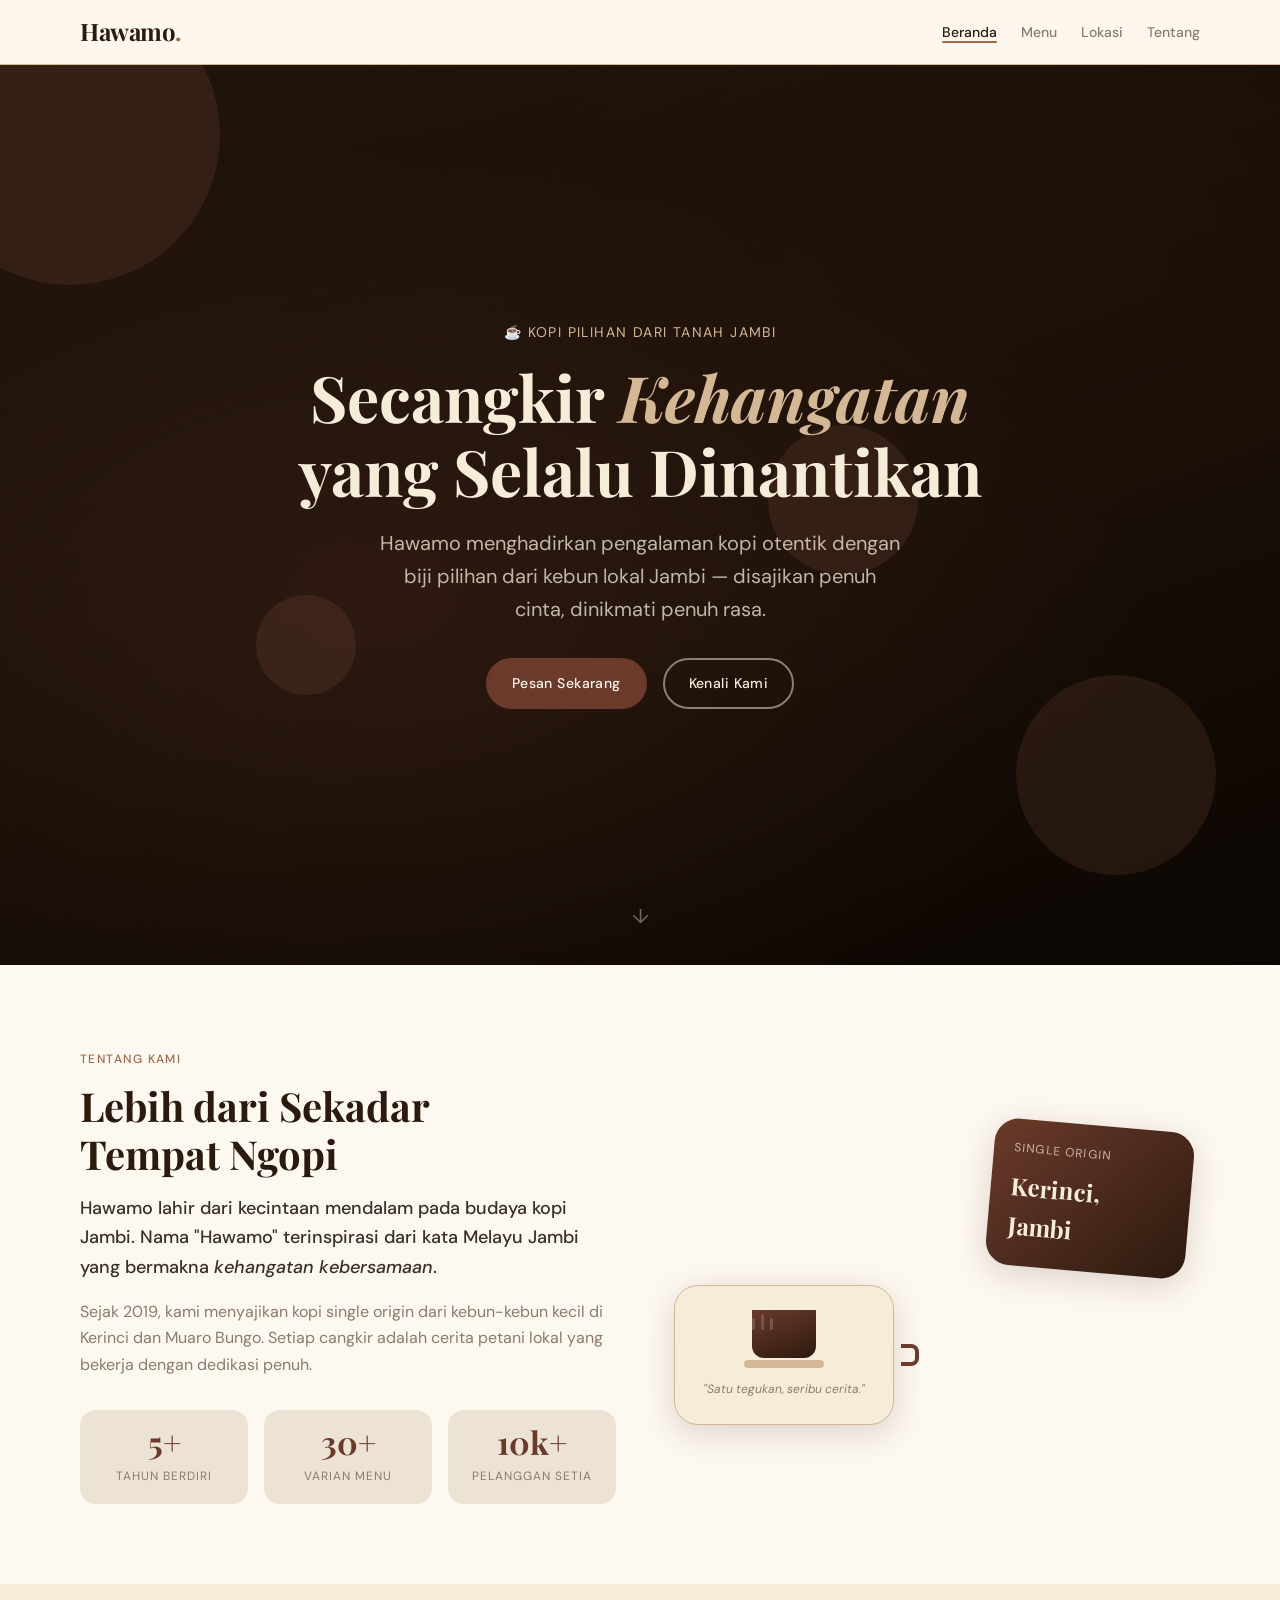
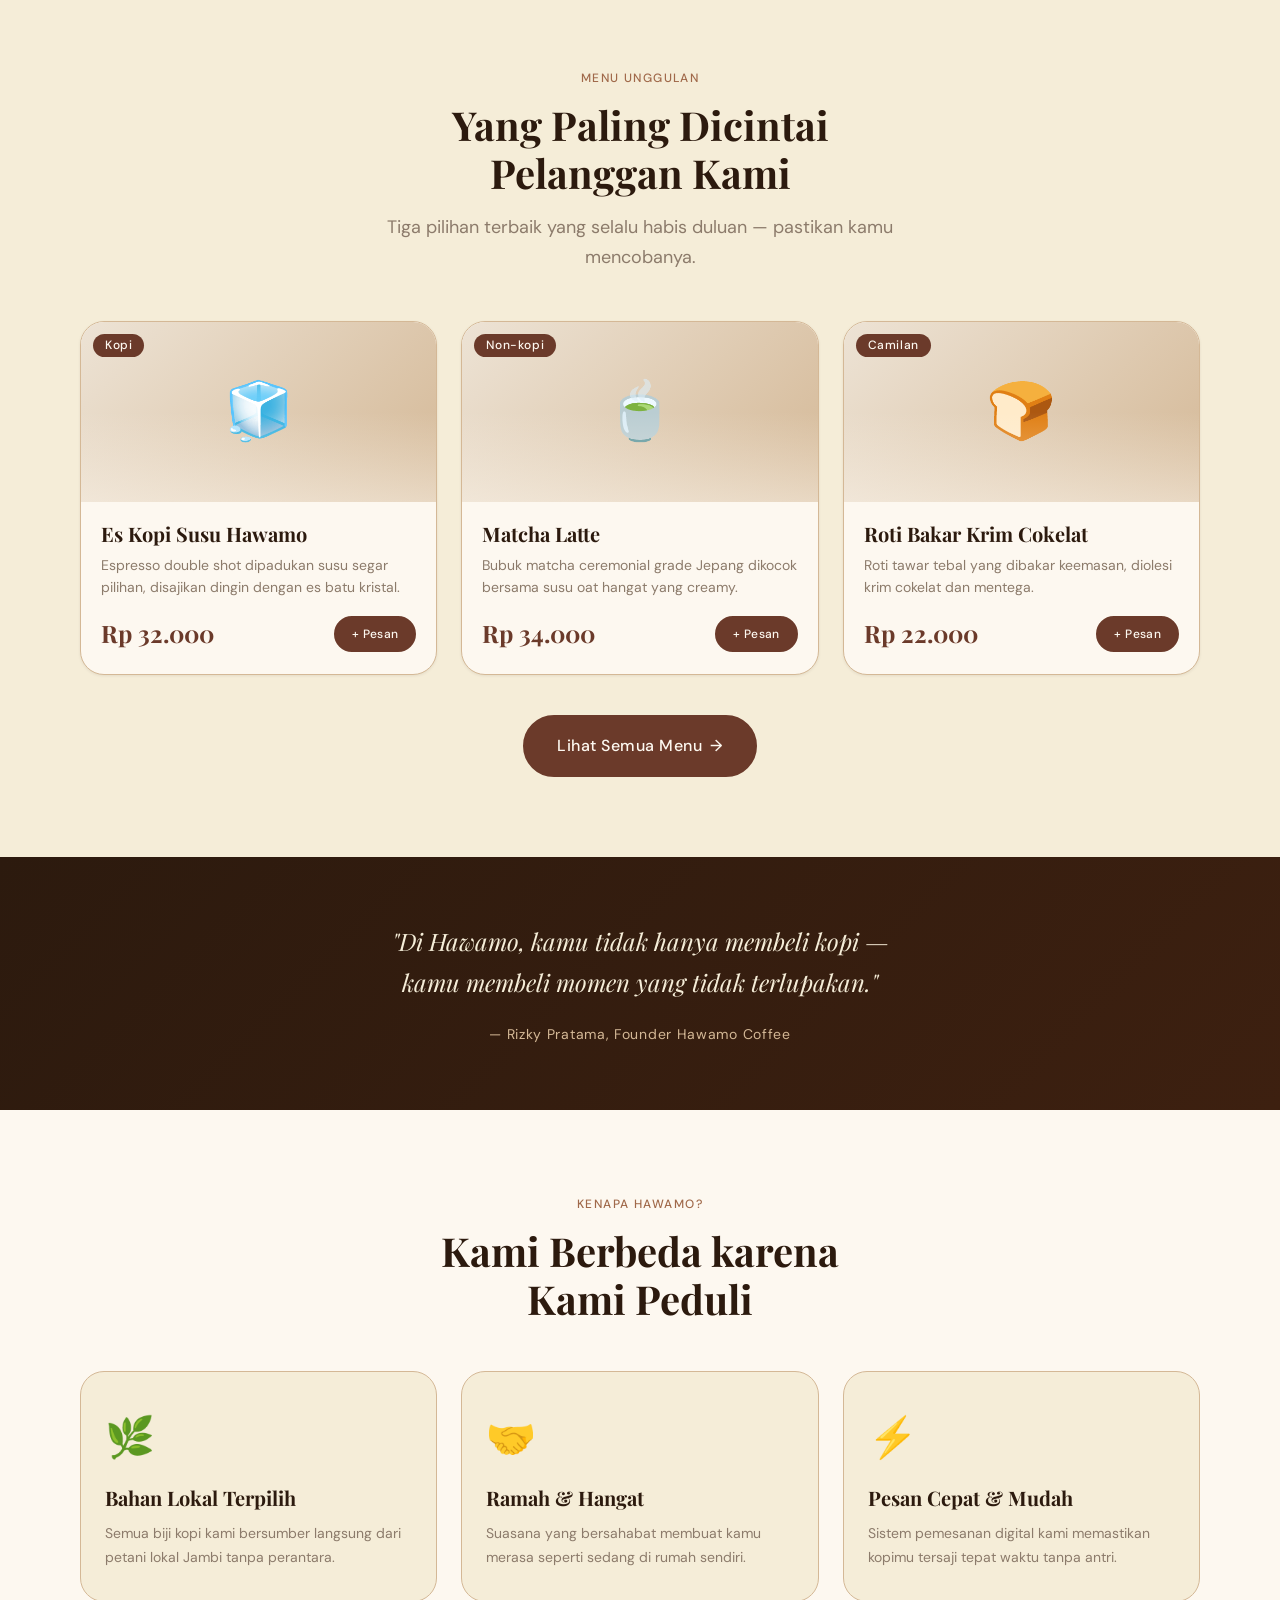
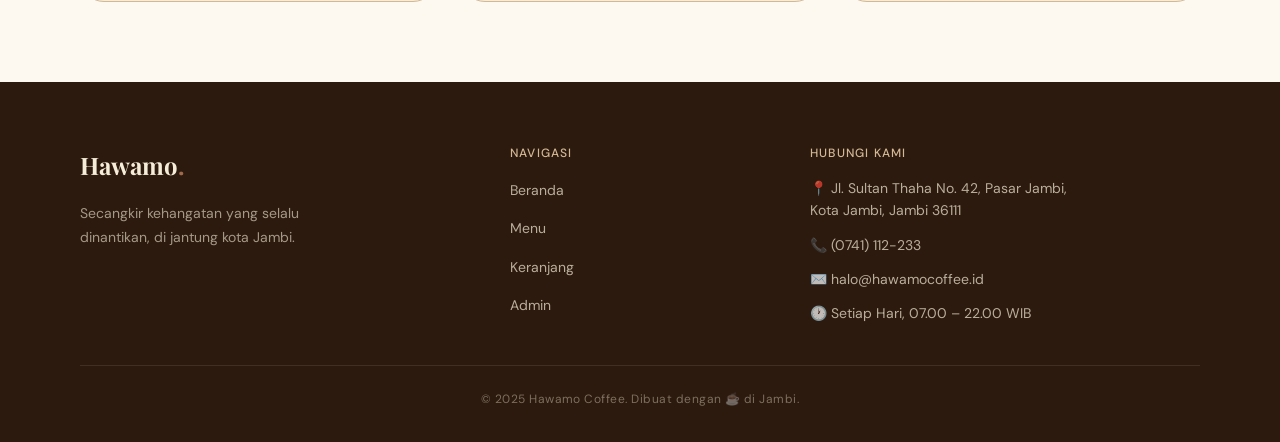
<file: index.html>
<!DOCTYPE html>
<html lang="id">
  <head>
    <meta charset="UTF-8" />
    <!-- Memastikan tampilan responsif di semua perangkat -->
    <meta name="viewport" content="width=device-width, initial-scale=1.0" />
    <meta name="description" content="Hawamo Coffee - Kopi Khas Jambi, Hangat dan Bermakna" />
    <title>Hawamo Coffee | Jambi</title>

    <!-- Google Fonts: Playfair Display untuk heading elegan, DM Sans untuk body bersih -->
    <link rel="preconnect" href="https://fonts.googleapis.com" />
    <link rel="preconnect" href="https://fonts.gstatic.com" crossorigin />
    <link
      href="https://fonts.googleapis.com/css2?family=Playfair+Display:ital,wght@0,400;0,700;1,400&family=DM+Sans:wght@300;400;500&display=swap"
      rel="stylesheet"
    />

    <!-- Satu-satunya file CSS global untuk semua halaman -->
    <link rel="stylesheet" href="style.css" />
  </head>

  <body class="page-home">

    <!-- =============================================
         NAVBAR: Navigasi utama yang sticky di atas
         ============================================= -->
    <header class="navbar" id="navbar">
      <div class="navbar__inner container">

        <!-- Logo teks dengan aksen titik berwarna kopi -->
        <a href="index.html" class="navbar__logo" aria-label="Hawamo Coffee Beranda">
          Hawamo<span class="logo-dot">.</span>
        </a>

        <!-- Tombol hamburger untuk tampilan mobile -->
        <button
          class="navbar__toggle"
          id="navToggle"
          aria-label="Buka menu navigasi"
          aria-expanded="false"
          aria-controls="navMenu"
        >
          <!-- Tiga garis ikon hamburger dibuat murni dengan CSS -->
          <span class="hamburger-line"></span>
          <span class="hamburger-line"></span>
          <span class="hamburger-line"></span>
        </button>

        <!-- Menu navigasi utama -->
        <nav class="navbar__menu" id="navMenu" role="navigation">
          <ul class="navbar__list">
            <li><a href="index.html" class="navbar__link active">Beranda</a></li>
            <li><a href="menu.html" class="navbar__link">Menu</a></li>
            <li><a href="lokasi.html" class="navbar__link">Lokasi</a></li>
            <li><a href="tentang.html" class="navbar__link">Tentang</a></li>
          </ul>
        </nav>
      </div>
    </header>


    <!-- =============================================
         MAIN: Konten utama halaman
         ============================================= -->
    <main>

      <!-- -----------------------------------------------
           SECTION 1: HERO BANNER
           Bagian pertama yang dilihat pengunjung
           ----------------------------------------------- -->
      <section class="hero" id="hero" aria-label="Hero banner Hawamo Coffee">

        <!-- Overlay gelap untuk kontras teks di atas gambar/background -->
        <div class="hero__overlay" aria-hidden="true"></div>

        <!-- Efek partikel dekoratif — lingkaran floating dari CSS animation -->
        <div class="hero__particles" aria-hidden="true">
          <span class="particle particle--1"></span>
          <span class="particle particle--2"></span>
          <span class="particle particle--3"></span>
          <span class="particle particle--4"></span>
        </div>

        <div class="hero__content container">
          <!-- Kalimat kecil pembuka di atas heading utama -->
          <p class="hero__eyebrow">☕ Kopi Pilihan dari Tanah Jambi</p>

          <!-- Heading utama dengan emphasis italic -->
          <h1 class="hero__title">
            Secangkir <em>Kehangatan</em><br />
            yang Selalu Dinantikan
          </h1>

          <!-- Deskripsi singkat brand -->
          <p class="hero__subtitle">
            Hawamo menghadirkan pengalaman kopi otentik dengan biji pilihan
            dari kebun lokal Jambi — disajikan penuh cinta, dinikmati penuh rasa.
          </p>

          <!-- CTA (Call-to-Action): tombol utama dan sekunder -->
          <div class="hero__actions">
            <a href="menu.html" class="btn btn--primary">Pesan Sekarang</a>
            <a href="#about" class="btn btn--ghost">Kenali Kami</a>
          </div>
        </div>

        <!-- Indikator scroll ke bawah (animasi bounce CSS) -->
        <div class="hero__scroll-hint" aria-hidden="true">
          <span class="scroll-arrow">↓</span>
        </div>

      </section>


      <!-- -----------------------------------------------
           SECTION 2: ABOUT US
           Cerita singkat tentang Hawamo
           ----------------------------------------------- -->
      <section class="about" id="about" aria-label="Tentang Hawamo Coffee">
        <div class="container">

          <!-- Grid 2 kolom: teks kiri, visual kanan -->
          <div class="about__grid">

            <!-- Kolom kiri: narasi brand -->
            <div class="about__text">
              <span class="section-tag">Tentang Kami</span>
              <h2 class="section-title">Lebih dari Sekadar<br />Tempat Ngopi</h2>
              <p class="about__lead">
                Hawamo lahir dari kecintaan mendalam pada budaya kopi Jambi.
                Nama "Hawamo" terinspirasi dari kata Melayu Jambi yang bermakna
                <em>kehangatan kebersamaan</em>.
              </p>
              <p class="about__body">
                Sejak 2019, kami menyajikan kopi single origin dari kebun-kebun
                kecil di Kerinci dan Muaro Bungo. Setiap cangkir adalah cerita
                petani lokal yang bekerja dengan dedikasi penuh.
              </p>

              <!-- Statistik pencapaian brand -->
              <div class="about__stats">
                <div class="stat">
                  <strong class="stat__number">5+</strong>
                  <span class="stat__label">Tahun Berdiri</span>
                </div>
                <div class="stat">
                  <strong class="stat__number">30+</strong>
                  <span class="stat__label">Varian Menu</span>
                </div>
                <div class="stat">
                  <strong class="stat__number">10k+</strong>
                  <span class="stat__label">Pelanggan Setia</span>
                </div>
              </div>
            </div>

            <!-- Kolom kanan: visual dekoratif berbasis CSS (tanpa gambar eksternal) -->
            <div class="about__visual" aria-hidden="true">
              <div class="visual-card visual-card--back">
                <div class="visual-card__label">Single Origin</div>
                <div class="visual-card__origin">Kerinci, Jambi</div>
              </div>
              <div class="visual-card visual-card--front">
                <!-- Ilustrasi cangkir kopi sederhana dari CSS shapes -->
                <div class="css-cup">
                  <div class="css-cup__body">
                    <div class="css-cup__steam">
                      <span></span><span></span><span></span>
                    </div>
                  </div>
                  <div class="css-cup__handle"></div>
                  <div class="css-cup__saucer"></div>
                </div>
                <p class="visual-card__tagline">"Satu tegukan, seribu cerita."</p>
              </div>
            </div>

          </div>
        </div>
      </section>


      <!-- -----------------------------------------------
           SECTION 3: MENU UNGGULAN
           Menampilkan 3 produk terbaik sebagai preview
           ----------------------------------------------- -->
      <section class="featured" id="featured" aria-label="Menu unggulan Hawamo">
        <div class="container">

          <!-- Header section -->
          <div class="section-header">
            <span class="section-tag">Menu Unggulan</span>
            <h2 class="section-title">Yang Paling Dicintai<br />Pelanggan Kami</h2>
            <p class="section-desc">
              Tiga pilihan terbaik yang selalu habis duluan — pastikan kamu mencobanya.
            </p>
          </div>

          <!-- Grid kartu menu unggulan (3 kolom di desktop, 1 di mobile) -->
          <div class="featured__grid" id="featuredGrid">
            <!-- Kartu menu akan di-render oleh script.js dari data featuredItems -->
            <!-- Jika JS dinonaktifkan, konten fallback tetap tersedia -->
          </div>

          <!-- CTA menuju halaman menu lengkap -->
          <div class="featured__cta">
            <a href="menu.html" class="btn btn--primary btn--lg">
              Lihat Semua Menu
              <span aria-hidden="true">→</span>
            </a>
          </div>

        </div>
      </section>


      <!-- -----------------------------------------------
           SECTION 4: TESTIMONIAL / QUOTE BANNER
           Kutipan inspiratif sebagai pemisah visual
           ----------------------------------------------- -->
      <section class="quote-banner" aria-label="Kutipan Hawamo">
        <div class="container">
          <blockquote class="quote">
            <p class="quote__text">
              "Di Hawamo, kamu tidak hanya membeli kopi —<br />
              kamu membeli momen yang tidak terlupakan."
            </p>
            <footer class="quote__author">
              — Rizky Pratama, Founder Hawamo Coffee
            </footer>
          </blockquote>
        </div>
      </section>


      <!-- -----------------------------------------------
           SECTION 5: MENGAPA MEMILIH KAMI?
           Nilai-nilai / keunggulan Hawamo
           ----------------------------------------------- -->
      <section class="values" aria-label="Keunggulan Hawamo Coffee">
        <div class="container">

          <div class="section-header">
            <span class="section-tag">Kenapa Hawamo?</span>
            <h2 class="section-title">Kami Berbeda karena<br />Kami Peduli</h2>
          </div>

          <!-- Grid 3 kartu nilai (icon + judul + deskripsi) -->
          <div class="values__grid">

            <article class="value-card">
              <!-- Ikon dekoratif dari emoji (tidak perlu library ikon) -->
              <div class="value-card__icon" aria-hidden="true">🌿</div>
              <h3 class="value-card__title">Bahan Lokal Terpilih</h3>
              <p class="value-card__desc">
                Semua biji kopi kami bersumber langsung dari petani
                lokal Jambi tanpa perantara.
              </p>
            </article>

            <article class="value-card">
              <div class="value-card__icon" aria-hidden="true">🤝</div>
              <h3 class="value-card__title">Ramah & Hangat</h3>
              <p class="value-card__desc">
                Suasana yang bersahabat membuat kamu merasa seperti
                sedang di rumah sendiri.
              </p>
            </article>

            <article class="value-card">
              <div class="value-card__icon" aria-hidden="true">⚡</div>
              <h3 class="value-card__title">Pesan Cepat & Mudah</h3>
              <p class="value-card__desc">
                Sistem pemesanan digital kami memastikan kopimu tersaji
                tepat waktu tanpa antri.
              </p>
            </article>

          </div>
        </div>
      </section>

    </main>


    <!-- =============================================
         FOOTER: Informasi kontak dan navigasi bawah
         ============================================= -->
    <footer class="footer" role="contentinfo">
      <div class="container">

        <!-- Grid footer: 3 kolom di desktop -->
        <div class="footer__grid">

          <!-- Kolom 1: Identitas brand -->
          <div class="footer__brand">
            <a href="index.html" class="footer__logo">
              Hawamo<span class="logo-dot">.</span>
            </a>
            <p class="footer__tagline">
              Secangkir kehangatan yang selalu dinantikan,
              di jantung kota Jambi.
            </p>
          </div>

          <!-- Kolom 2: Navigasi cepat -->
          <nav class="footer__nav" aria-label="Navigasi footer">
            <h4 class="footer__heading">Navigasi</h4>
            <ul class="footer__list">
              <li><a href="index.html" class="footer__link">Beranda</a></li>
              <li><a href="menu.html" class="footer__link">Menu</a></li>
              <li><a href="cart.html" class="footer__link">Keranjang</a></li>
              <li><a href="admin.html" class="footer__link">Admin</a></li>
            </ul>
          </nav>

          <!-- Kolom 3: Informasi kontak dengan alamat fiktif di Jambi -->
          <address class="footer__contact">
            <h4 class="footer__heading">Hubungi Kami</h4>
            <ul class="footer__list">
              <!-- Alamat fiktif di Jambi yang realistis -->
              <li>
                <span aria-label="Alamat">📍</span>
                Jl. Sultan Thaha No. 42, Pasar Jambi,<br />
                Kota Jambi, Jambi 36111
              </li>
              <li>
                <span aria-label="Telepon">📞</span>
                <a href="tel:+6274112233" class="footer__link">(0741) 112-233</a>
              </li>
              <li>
                <span aria-label="Email">✉️</span>
                <a href="mailto:halo@hawamocoffee.id" class="footer__link">
                  halo@hawamocoffee.id
                </a>
              </li>
              <li>
                <span aria-label="Jam buka">🕐</span>
                Setiap Hari, 07.00 – 22.00 WIB
              </li>
            </ul>
          </address>

        </div>

        <!-- Garis pemisah dan copyright -->
        <div class="footer__bottom">
          <p class="footer__copy">
            &copy; 2025 Hawamo Coffee. Dibuat dengan ☕ di Jambi.
          </p>
        </div>

      </div>
    </footer>


    <!-- =============================================
         SCRIPT: Diletakkan sebelum </body> agar DOM
         sudah tersedia saat script dijalankan
         ============================================= -->
    <script src="script.js"></script>

  </body>
</html>
</file>
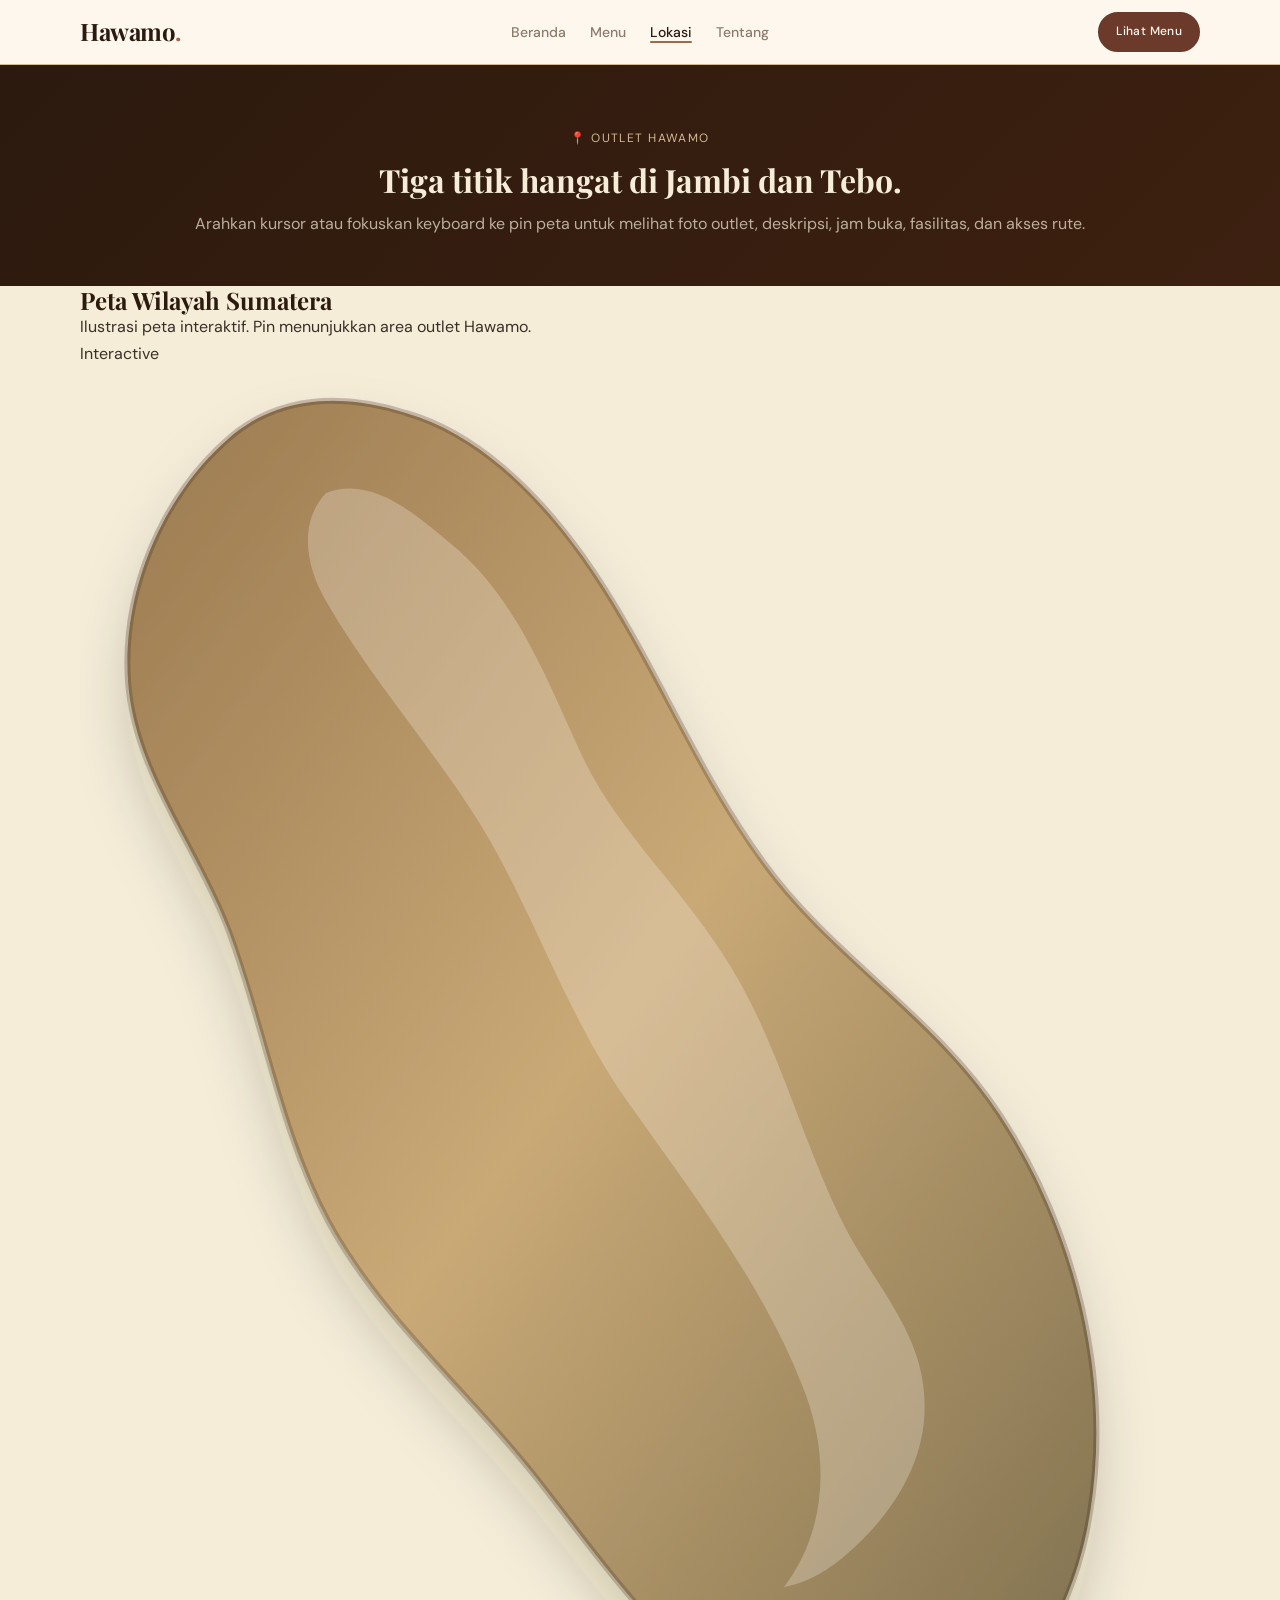
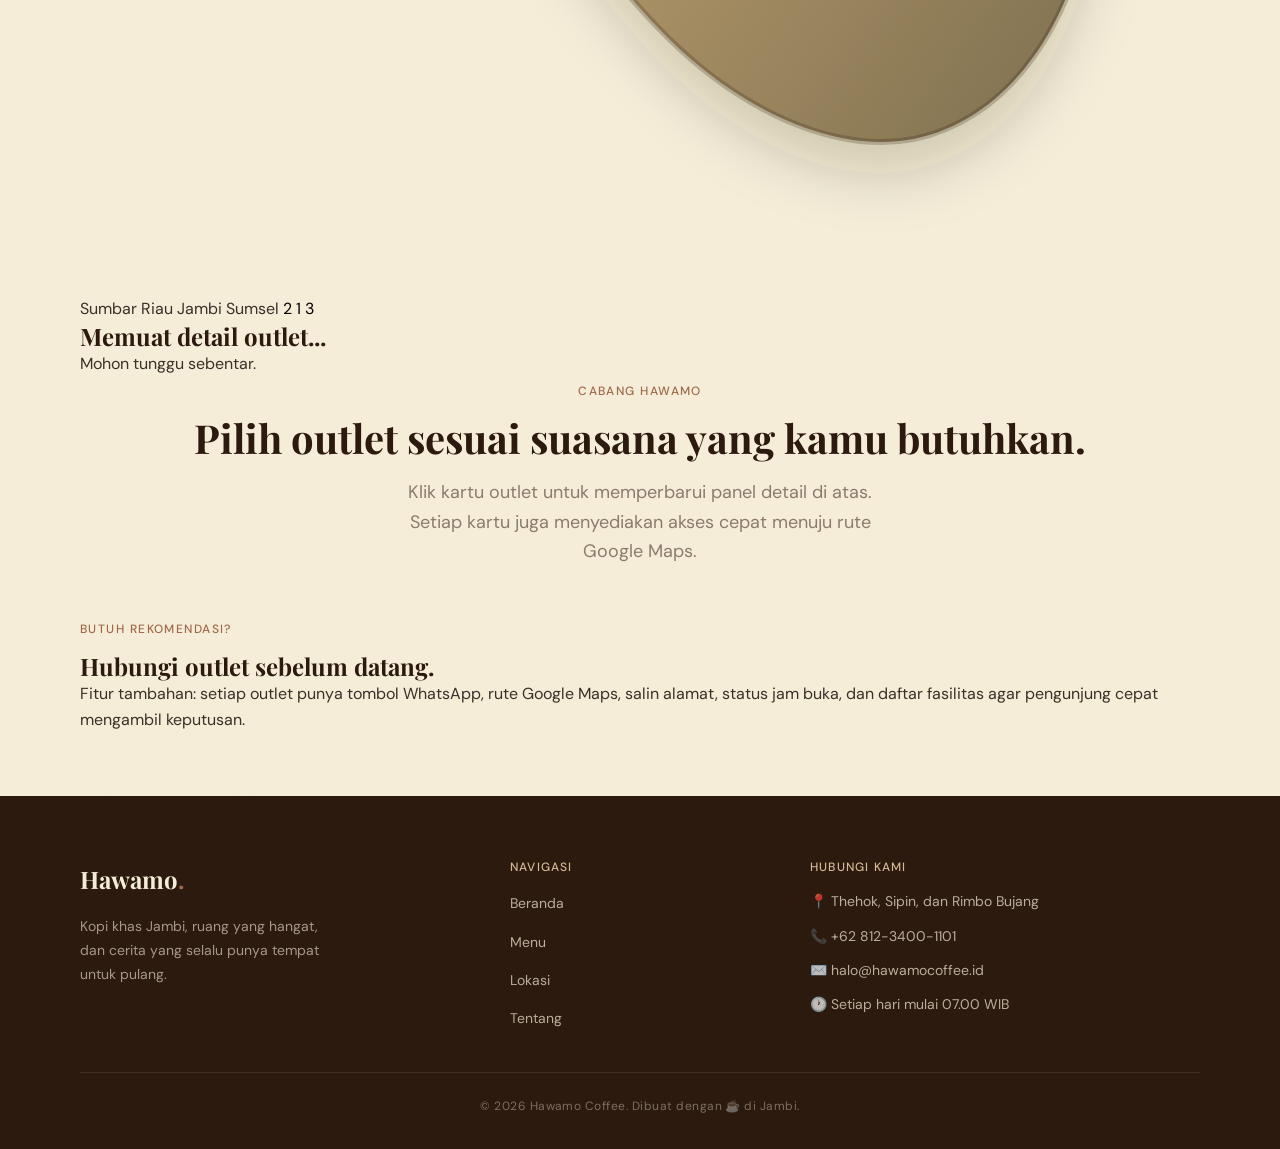
<file: lokasi.html>
<!DOCTYPE html>
<html lang="id">
  <head>
    <meta charset="UTF-8" />
    <meta name="viewport" content="width=device-width, initial-scale=1.0" />
    <meta name="description" content="Lokasi outlet Hawamo Coffee di Thehok Kota Jambi, Rimbo Bujang Tebo, dan Sipin Kota Jambi." />
    <title>Lokasi Outlet | Hawamo Coffee</title>

    <link rel="preconnect" href="https://fonts.googleapis.com" />
    <link rel="preconnect" href="https://fonts.gstatic.com" crossorigin />
    <link href="https://fonts.googleapis.com/css2?family=Playfair+Display:ital,wght@0,400;0,700;1,400&family=DM+Sans:wght@300;400;500;700;800&display=swap" rel="stylesheet" />
    <link rel="stylesheet" href="style.css" />
  </head>

  <body class="page-lokasi">
    <header class="navbar" id="navbar">
      <div class="navbar__inner container">
        <a href="index.html" class="navbar__logo" aria-label="Hawamo Coffee Beranda">Hawamo<span class="logo-dot">.</span></a>
        <button class="navbar__toggle" id="navToggle" aria-label="Buka menu navigasi" aria-expanded="false" aria-controls="navMenu">
          <span class="navbar__toggle-lines" aria-hidden="true">
            <span class="hamburger-line"></span><span class="hamburger-line"></span><span class="hamburger-line"></span>
          </span>
        </button>
        <nav class="navbar__menu" id="navMenu" aria-label="Navigasi utama">
          <ul class="navbar__list">
            <li><a href="index.html" class="navbar__link">Beranda</a></li>
            <li><a href="menu.html" class="navbar__link">Menu</a></li>
            <li><a href="lokasi.html" class="navbar__link active" aria-current="page">Lokasi</a></li>
            <li><a href="tentang.html" class="navbar__link">Tentang</a></li>
          </ul>
        </nav>
        <a href="menu.html" class="btn btn--primary btn--sm navbar__cta">Lihat Menu</a>
      </div>
    </header>

    <main>
      <section class="page-header" aria-label="Judul halaman lokasi">
        <div class="container">
          <p class="page-header__tag">📍 Outlet Hawamo</p>
          <h1 class="page-header__title">Tiga titik hangat di Jambi dan Tebo.</h1>
          <p class="page-header__desc">Arahkan kursor atau fokuskan keyboard ke pin peta untuk melihat foto outlet, deskripsi, jam buka, fasilitas, dan akses rute.</p>
        </div>
      </section>

      <section class="location-section" aria-label="Peta outlet Hawamo">
        <div class="container">
          <div class="location-layout">
            <div class="map-card reveal">
              <div class="map-card__header">
                <div>
                  <h2>Peta Wilayah Sumatera</h2>
                  <p>Ilustrasi peta interaktif. Pin menunjukkan area outlet Hawamo.</p>
                </div>
                <span class="badge badge--success">Interactive</span>
              </div>

              <div class="map-shell" aria-label="Ilustrasi peta Sumatera dengan pin lokasi outlet">
                <svg class="sumatra-svg" viewBox="0 0 560 760" aria-hidden="true" focusable="false">
                  <defs>
                    <linearGradient id="sumatraGradient" x1="0" x2="1" y1="0" y2="1">
                      <stop offset="0" stop-color="#9a7a50" />
                      <stop offset=".48" stop-color="#c9a976" />
                      <stop offset="1" stop-color="#7d6f4f" />
                    </linearGradient>
                    <filter id="softShadow" x="-20%" y="-20%" width="140%" height="140%">
                      <feDropShadow dx="0" dy="16" stdDeviation="14" flood-color="#2c1a0e" flood-opacity=".18" />
                    </filter>
                  </defs>
                  <path filter="url(#softShadow)" fill="url(#sumatraGradient)" stroke="rgba(44,26,14,.22)" stroke-width="3" d="M163 23c35 10 65 39 88 71 35 49 55 105 91 154 34 47 86 77 118 126 38 58 56 132 45 199-7 45-31 91-72 108-35 15-74 2-105-18-42-27-70-70-101-109-34-43-77-79-103-127-24-45-32-98-50-146-16-42-47-79-50-124-3-45 17-92 50-121 25-22 57-23 89-13z"/>
                  <path fill="rgba(253,248,240,.26)" d="M185 88c32 26 47 65 64 102 17 39 49 67 72 103 28 42 39 93 62 138 14 27 37 51 39 82 3 32-15 60-38 80-9 8-20 15-32 17 22-29 23-67 9-101-20-51-55-96-86-140-31-43-47-94-74-139-24-39-55-73-78-113-10-17-14-39 0-54 23-9 45 11 62 25z"/>
                </svg>

                <span class="map-region-label map-region-label--sumbar">Sumbar</span>
                <span class="map-region-label map-region-label--riau">Riau</span>
                <span class="map-region-label map-region-label--jambi">Jambi</span>
                <span class="map-region-label map-region-label--sumsel">Sumsel</span>

                <button class="map-pin map-pin--rimbo" type="button" data-outlet="rimbo-bujang" aria-label="Lihat Hawamo Rimbo Bujang" aria-pressed="false"><span>2</span></button>
                <button class="map-pin map-pin--thehok" type="button" data-outlet="thehok" aria-label="Lihat Hawamo Thehok" aria-pressed="true"><span>1</span></button>
                <button class="map-pin map-pin--sipin" type="button" data-outlet="sipin" aria-label="Lihat Hawamo Sipin" aria-pressed="false"><span>3</span></button>
              </div>
            </div>

            <aside class="outlet-panel reveal" id="outletPanel" aria-live="polite" aria-label="Detail outlet terpilih">
              <div class="outlet-panel__body">
                <h2>Memuat detail outlet...</h2>
                <p>Mohon tunggu sebentar.</p>
              </div>
            </aside>
          </div>
        </div>
      </section>

      <section class="outlet-list-section" aria-label="Daftar outlet Hawamo">
        <div class="container">
          <div class="section-header reveal">
            <span class="section-tag">Cabang Hawamo</span>
            <h2 class="section-title">Pilih outlet sesuai suasana yang kamu butuhkan.</h2>
            <p class="section-desc">Klik kartu outlet untuk memperbarui panel detail di atas. Setiap kartu juga menyediakan akses cepat menuju rute Google Maps.</p>
          </div>

          <div class="outlet-list" id="outletList"></div>
        </div>
      </section>

      <section class="contact-strip-section" aria-label="Hubungi outlet Hawamo">
        <div class="container">
          <div class="contact-strip reveal">
            <div>
              <span class="section-tag">Butuh rekomendasi?</span>
              <h2>Hubungi outlet sebelum datang.</h2>
              <p>Fitur tambahan: setiap outlet punya tombol WhatsApp, rute Google Maps, salin alamat, status jam buka, dan daftar fasilitas agar pengunjung cepat mengambil keputusan.</p>
            </div>
            <a href="menu.html" class="btn btn--ghost btn--lg">Cek Menu Dulu</a>
          </div>
        </div>
      </section>
    </main>

    <footer class="footer" role="contentinfo">
      <div class="container">
        <div class="footer__grid">
          <div class="footer__brand">
            <a href="index.html" class="footer__logo">Hawamo<span class="logo-dot">.</span></a>
            <p class="footer__tagline">Kopi khas Jambi, ruang yang hangat, dan cerita yang selalu punya tempat untuk pulang.</p>
          </div>
          <nav class="footer__nav" aria-label="Navigasi footer">
            <h4 class="footer__heading">Navigasi</h4>
            <ul class="footer__list">
              <li><a href="index.html" class="footer__link">Beranda</a></li>
              <li><a href="menu.html" class="footer__link">Menu</a></li>
              <li><a href="lokasi.html" class="footer__link">Lokasi</a></li>
              <li><a href="tentang.html" class="footer__link">Tentang</a></li>
            </ul>
          </nav>
          <address class="footer__contact">
            <h4 class="footer__heading">Hubungi Kami</h4>
            <ul class="footer__list">
              <li>📍 Thehok, Sipin, dan Rimbo Bujang</li>
              <li>📞 <a href="tel:+6281234001101" class="footer__link">+62 812-3400-1101</a></li>
              <li>✉️ <a href="mailto:halo@hawamocoffee.id" class="footer__link">halo@hawamocoffee.id</a></li>
              <li>🕐 Setiap hari mulai 07.00 WIB</li>
            </ul>
          </address>
        </div>
        <div class="footer__bottom"><p class="footer__copy">&copy; <span id="yearNow">2026</span> Hawamo Coffee. Dibuat dengan ☕ di Jambi.</p></div>
      </div>
    </footer>

    <script src="script.js"></script>
  </body>
</html>
</file>
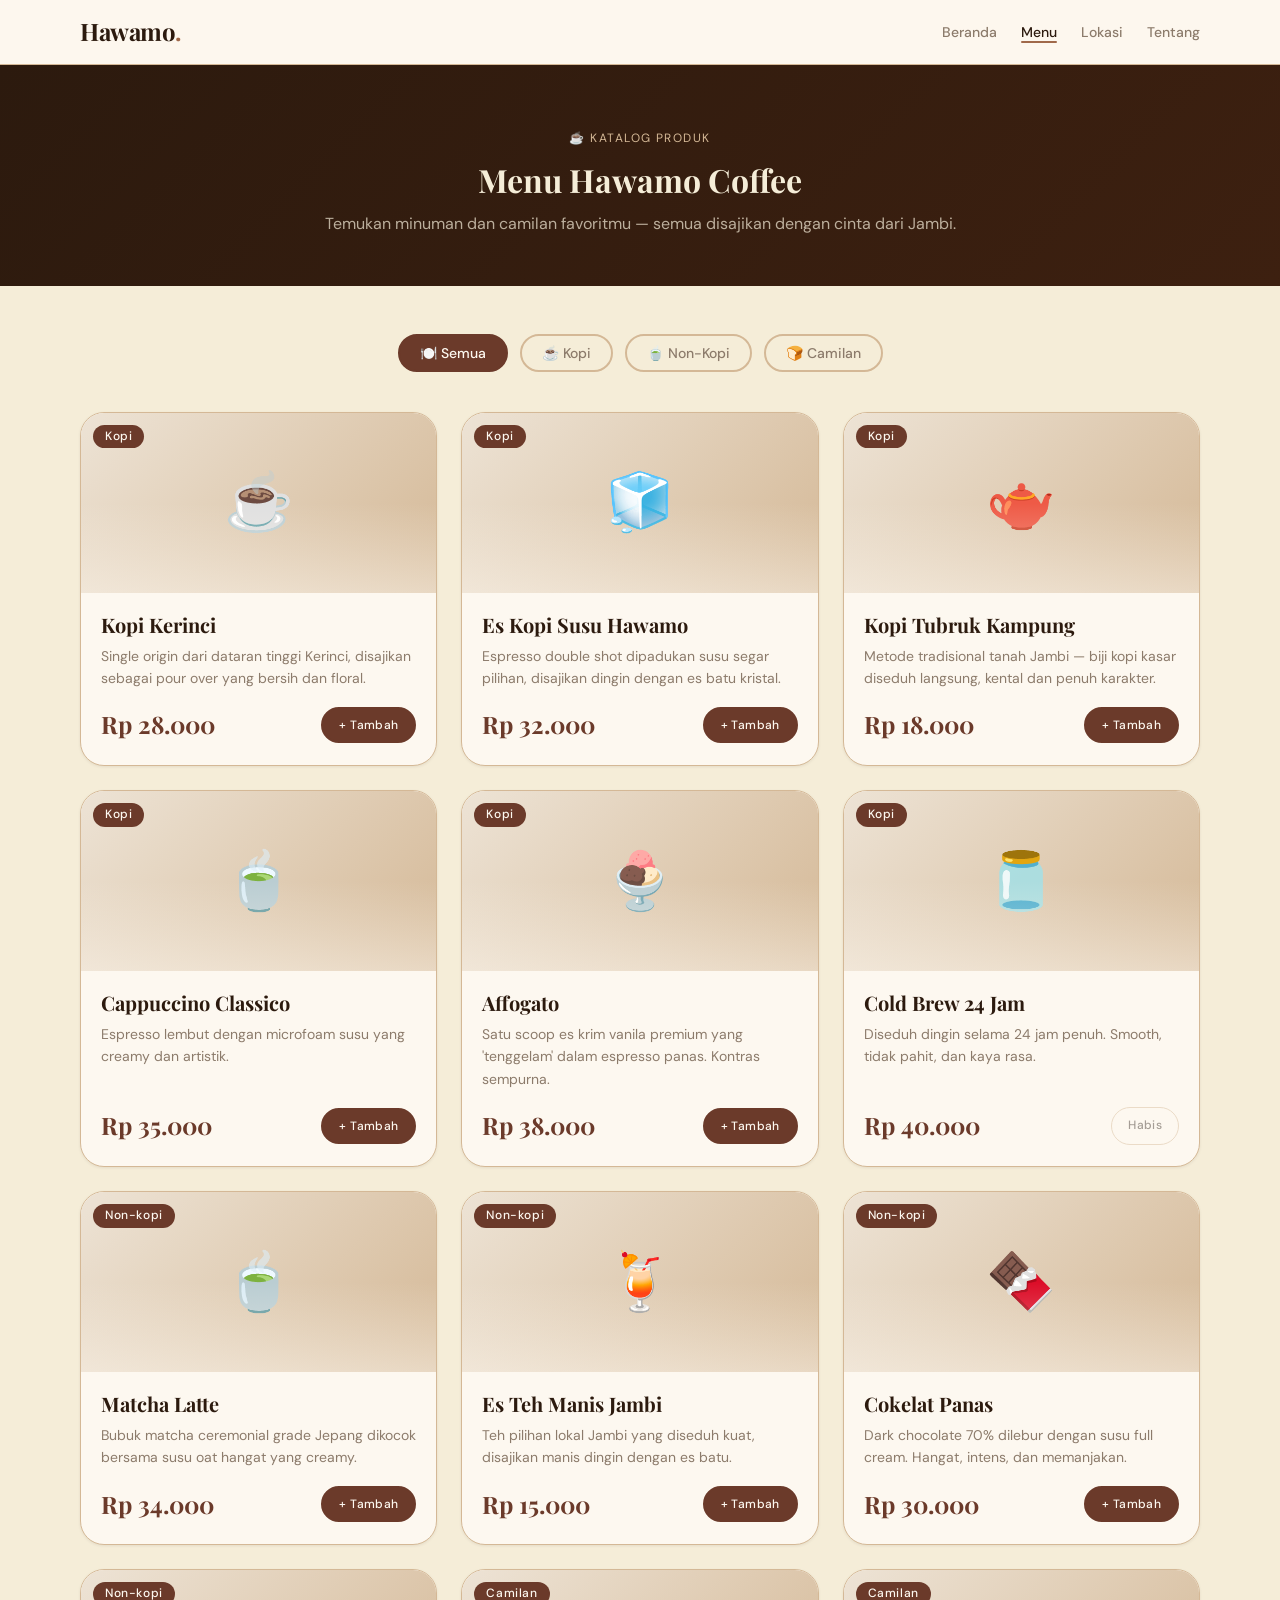
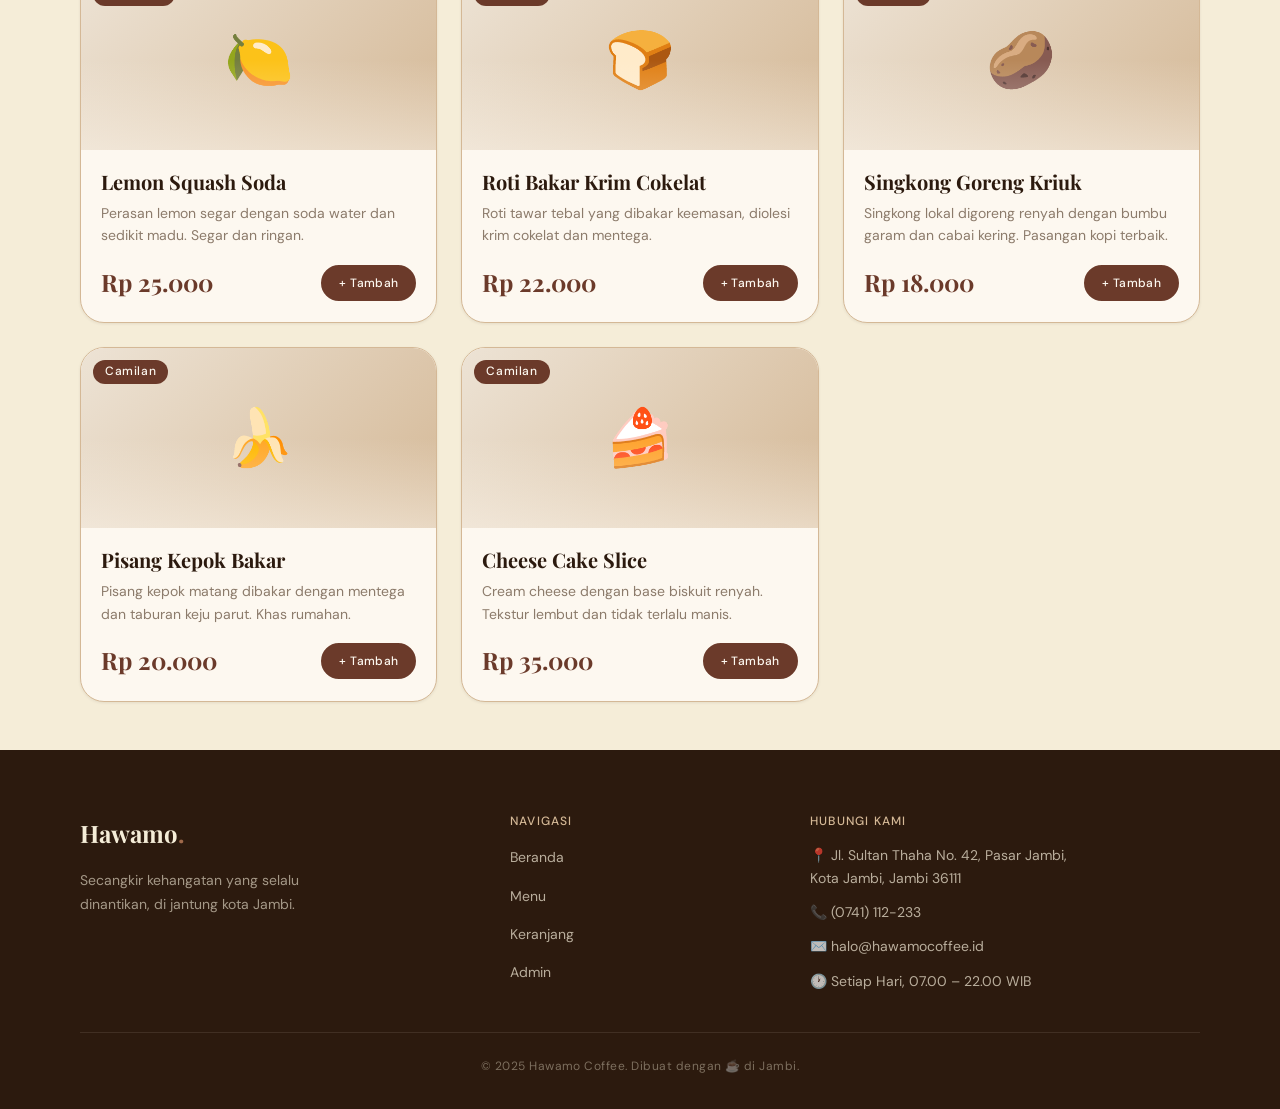
<file: menu.html>
<!DOCTYPE html>
<html lang="id">
  <head>
    <meta charset="UTF-8" />
    <!-- Viewport responsif untuk semua ukuran layar -->
    <meta name="viewport" content="width=device-width, initial-scale=1.0" />
    <meta name="description" content="Menu Hawamo Coffee — Kopi, Non-Kopi, dan Camilan pilihan dari Jambi" />
    <title>Menu | Hawamo Coffee</title>

    <!-- Google Fonts: sama dengan index.html untuk konsistensi -->
    <link rel="preconnect" href="https://fonts.googleapis.com" />
    <link rel="preconnect" href="https://fonts.gstatic.com" crossorigin />
    <link
      href="https://fonts.googleapis.com/css2?family=Playfair+Display:ital,wght@0,400;0,700;1,400&family=DM+Sans:wght@300;400;500&display=swap"
      rel="stylesheet"
    />

    <!-- Satu file CSS global untuk semua halaman -->
    <link rel="stylesheet" href="style.css" />
  </head>

  <body class="page-menu">

    <!-- =============================================
         NAVBAR: Sama persis di semua halaman
         ============================================= -->
    <header class="navbar" id="navbar">
      <div class="navbar__inner container">

        <a href="index.html" class="navbar__logo" aria-label="Hawamo Coffee Beranda">
          Hawamo<span class="logo-dot">.</span>
        </a>

        <!-- Tombol hamburger untuk tampilan mobile -->
        <button
          class="navbar__toggle"
          id="navToggle"
          aria-label="Buka menu navigasi"
          aria-expanded="false"
          aria-controls="navMenu"
        >
          <span class="hamburger-line"></span>
          <span class="hamburger-line"></span>
          <span class="hamburger-line"></span>
        </button>

        <nav class="navbar__menu" id="navMenu" role="navigation">
          <ul class="navbar__list">
            <li><a href="index.html" class="navbar__link">Beranda</a></li>
            <!-- Link "Menu" diberi class active karena ini halaman aktif -->
            <li><a href="menu.html" class="navbar__link active">Menu</a></li>
            <li><a href="lokasi.html" class="navbar__link">Lokasi</a></li>
            <li><a href="tentang.html" class="navbar__link">Tentang</a></li>
          </ul>
        </nav>
      </div>
    </header>


    <!-- =============================================
         MAIN: Konten utama halaman menu
         ============================================= -->
    <main>

      <!-- -----------------------------------------------
           PAGE HEADER: Banner atas halaman menu
           Background gelap earthy sebagai identitas visual
           ----------------------------------------------- -->
      <section class="page-header" aria-label="Judul halaman menu">
        <div class="container">
          <p class="page-header__tag">☕ Katalog Produk</p>
          <h1 class="page-header__title">Menu Hawamo Coffee</h1>
          <p class="page-header__desc">
            Temukan minuman dan camilan favoritmu — semua disajikan dengan cinta dari Jambi.
          </p>
        </div>
      </section>


      <!-- -----------------------------------------------
           SECTION: KATALOG MENU
           Berisi filter kategori + grid kartu produk
           ----------------------------------------------- -->
      <section class="menu-page" aria-label="Katalog menu">
        <div class="container">

          <!-- Filter Bar: Tombol pilih kategori
               Setiap tombol memiliki data-filter yang dibaca oleh script.js
               script.js → initFilterBar() → setFilter() → renderMenuPage() -->
          <div
            class="filter-bar"
            role="group"
            aria-label="Filter kategori menu"
          >
            <!-- Tombol "Semua" aktif secara default saat halaman dimuat -->
            <button
              class="filter-btn active"
              data-filter="semua"
              aria-pressed="true"
            >
              🍽️ Semua
            </button>

            <button
              class="filter-btn"
              data-filter="kopi"
              aria-pressed="false"
            >
              ☕ Kopi
            </button>

            <button
              class="filter-btn"
              data-filter="non-kopi"
              aria-pressed="false"
            >
              🍵 Non-Kopi
            </button>

            <button
              class="filter-btn"
              data-filter="camilan"
              aria-pressed="false"
            >
              🍞 Camilan
            </button>
          </div>

          <!-- Grid Menu: Diisi sepenuhnya oleh script.js
               script.js → renderMenuPage() akan meng-inject HTML kartu
               ke dalam elemen ini berdasarkan filter aktif -->
          <div
            class="menu-grid"
            id="menuGrid"
            role="list"
            aria-label="Daftar menu"
            aria-live="polite"
          >
            <!-- Konten di-render oleh JavaScript (renderMenuPage) -->
            <!-- aria-live="polite": screen reader membaca perubahan konten -->

            <!-- Skeleton loading placeholder: ditampilkan sebelum JS selesai -->
            <div class="menu-card" style="opacity:0.4;pointer-events:none" aria-hidden="true">
              <div class="menu-card__image" style="background:var(--clr-fog)"></div>
              <div class="menu-card__body">
                <div style="height:20px;background:var(--clr-fog);border-radius:4px;margin-bottom:8px"></div>
                <div style="height:14px;background:var(--clr-fog);border-radius:4px;margin-bottom:4px"></div>
                <div style="height:14px;background:var(--clr-fog);border-radius:4px;width:70%"></div>
              </div>
            </div>

          </div>
          <!-- Akhir #menuGrid -->

        </div>
      </section>

    </main>


    <!-- =============================================
         FOOTER: Sama persis di semua halaman
         ============================================= -->
    <footer class="footer" role="contentinfo">
      <div class="container">
        <div class="footer__grid">

          <!-- Identitas brand -->
          <div class="footer__brand">
            <a href="index.html" class="footer__logo">
              Hawamo<span class="logo-dot">.</span>
            </a>
            <p class="footer__tagline">
              Secangkir kehangatan yang selalu dinantikan,
              di jantung kota Jambi.
            </p>
          </div>

          <!-- Navigasi footer -->
          <nav class="footer__nav" aria-label="Navigasi footer">
            <h4 class="footer__heading">Navigasi</h4>
            <ul class="footer__list">
              <li><a href="index.html" class="footer__link">Beranda</a></li>
              <li><a href="menu.html"  class="footer__link">Menu</a></li>
              <li><a href="cart.html"  class="footer__link">Keranjang</a></li>
              <li><a href="admin.html" class="footer__link">Admin</a></li>
            </ul>
          </nav>

          <!-- Informasi kontak dengan alamat fiktif Jambi -->
          <address class="footer__contact">
            <h4 class="footer__heading">Hubungi Kami</h4>
            <ul class="footer__list">
              <li>
                <span aria-label="Alamat">📍</span>
                Jl. Sultan Thaha No. 42, Pasar Jambi,<br />
                Kota Jambi, Jambi 36111
              </li>
              <li>
                <span aria-label="Telepon">📞</span>
                <a href="tel:+6274112233" class="footer__link">(0741) 112-233</a>
              </li>
              <li>
                <span aria-label="Email">✉️</span>
                <a href="mailto:halo@hawamocoffee.id" class="footer__link">halo@hawamocoffee.id</a>
              </li>
              <li>
                <span aria-label="Jam buka">🕐</span>
                Setiap Hari, 07.00 – 22.00 WIB
              </li>
            </ul>
          </address>

        </div>

        <div class="footer__bottom">
          <p class="footer__copy">&copy; 2025 Hawamo Coffee. Dibuat dengan ☕ di Jambi.</p>
        </div>
      </div>
    </footer>


    <!-- Script diletakkan di akhir body agar DOM sudah siap -->
    <script src="script.js"></script>

  </body>
</html>
</file>
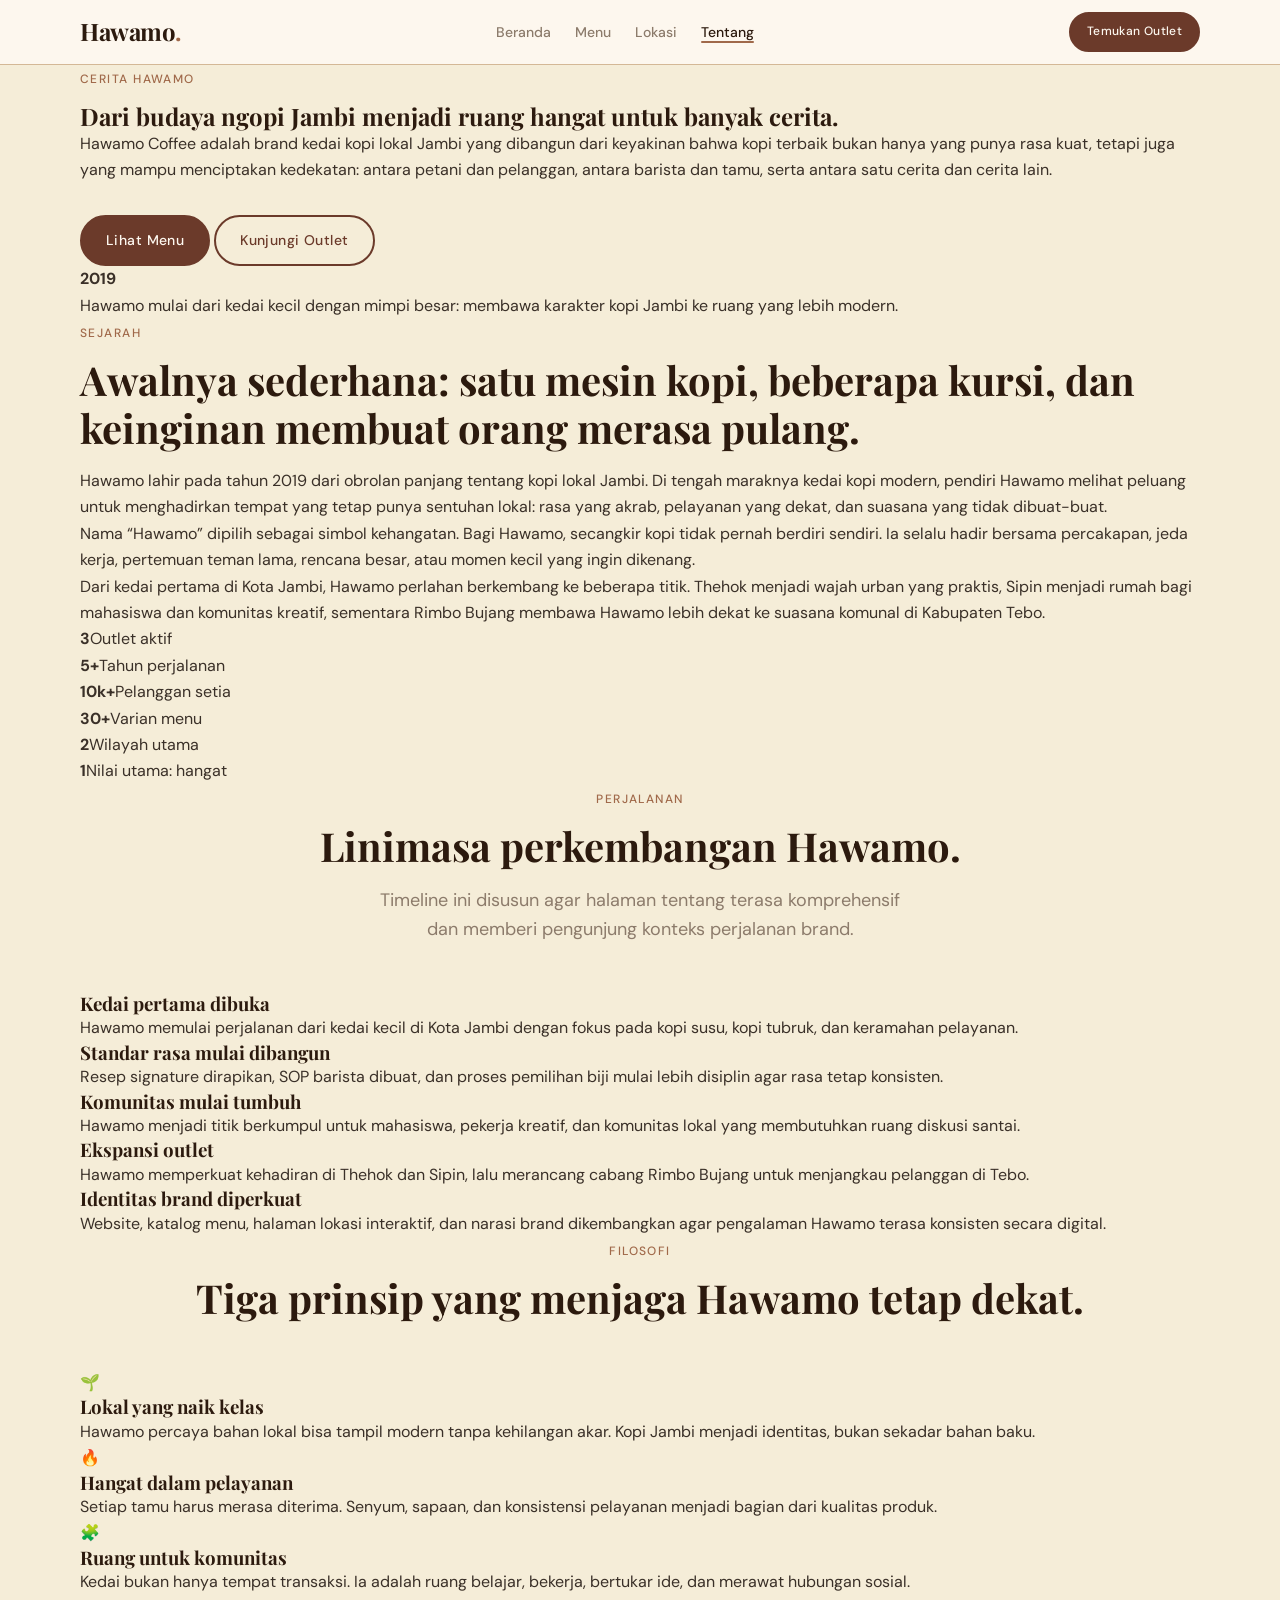
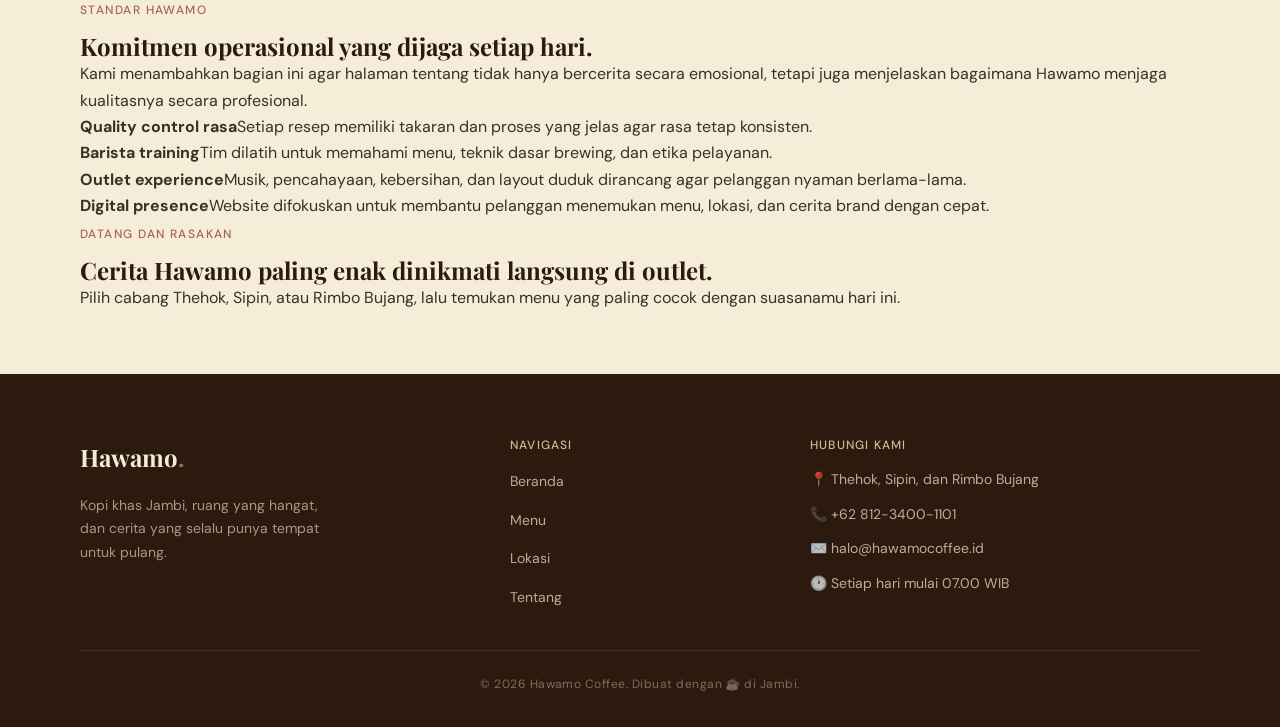
<file: tentang.html>
<!DOCTYPE html>
<html lang="id">
  <head>
    <meta charset="UTF-8" />
    <meta name="viewport" content="width=device-width, initial-scale=1.0" />
    <meta name="description" content="Tentang Hawamo Coffee: sejarah, filosofi brand, perjalanan, dan komitmen kopi lokal Jambi." />
    <title>Tentang | Hawamo Coffee</title>

    <link rel="preconnect" href="https://fonts.googleapis.com" />
    <link rel="preconnect" href="https://fonts.gstatic.com" crossorigin />
    <link href="https://fonts.googleapis.com/css2?family=Playfair+Display:ital,wght@0,400;0,700;1,400&family=DM+Sans:wght@300;400;500;700;800&display=swap" rel="stylesheet" />
    <link rel="stylesheet" href="style.css" />
  </head>

  <body class="page-tentang">
    <header class="navbar" id="navbar">
      <div class="navbar__inner container">
        <a href="index.html" class="navbar__logo" aria-label="Hawamo Coffee Beranda">Hawamo<span class="logo-dot">.</span></a>
        <button class="navbar__toggle" id="navToggle" aria-label="Buka menu navigasi" aria-expanded="false" aria-controls="navMenu">
          <span class="navbar__toggle-lines" aria-hidden="true">
            <span class="hamburger-line"></span><span class="hamburger-line"></span><span class="hamburger-line"></span>
          </span>
        </button>
        <nav class="navbar__menu" id="navMenu" aria-label="Navigasi utama">
          <ul class="navbar__list">
            <li><a href="index.html" class="navbar__link">Beranda</a></li>
            <li><a href="menu.html" class="navbar__link">Menu</a></li>
            <li><a href="lokasi.html" class="navbar__link">Lokasi</a></li>
            <li><a href="tentang.html" class="navbar__link active" aria-current="page">Tentang</a></li>
          </ul>
        </nav>
        <a href="lokasi.html" class="btn btn--primary btn--sm navbar__cta">Temukan Outlet</a>
      </div>
    </header>

    <main>
      <section class="about-hero" aria-label="Tentang Hawamo Coffee">
        <div class="container">
          <div class="about-hero__grid">
            <div class="about-hero__copy reveal">
              <span class="section-tag">Cerita Hawamo</span>
              <h1 class="text-balance">Dari budaya ngopi Jambi menjadi ruang hangat untuk banyak cerita.</h1>
              <p class="about-hero__lead">
                Hawamo Coffee adalah brand kedai kopi lokal Jambi yang dibangun dari keyakinan bahwa kopi terbaik bukan hanya yang punya rasa kuat, tetapi juga yang mampu menciptakan kedekatan: antara petani dan pelanggan, antara barista dan tamu, serta antara satu cerita dan cerita lain.
              </p>
              <div class="cta-row" style="justify-content:flex-start;margin-top:2rem">
                <a href="menu.html" class="btn btn--primary">Lihat Menu</a>
                <a href="lokasi.html" class="btn btn--outline">Kunjungi Outlet</a>
              </div>
            </div>

            <div class="about-hero__visual reveal" aria-hidden="true">
              <div class="roastery-card"></div>
              <div class="floating-note">
                <strong>2019</strong>
                <p>Hawamo mulai dari kedai kecil dengan mimpi besar: membawa karakter kopi Jambi ke ruang yang lebih modern.</p>
              </div>
            </div>
          </div>
        </div>
      </section>

      <section class="story-section" aria-label="Sejarah Hawamo">
        <div class="container">
          <div class="story-grid">
            <div class="story-copy reveal">
              <span class="section-tag">Sejarah</span>
              <h2 class="section-title">Awalnya sederhana: satu mesin kopi, beberapa kursi, dan keinginan membuat orang merasa pulang.</h2>
              <p>
                Hawamo lahir pada tahun 2019 dari obrolan panjang tentang kopi lokal Jambi. Di tengah maraknya kedai kopi modern, pendiri Hawamo melihat peluang untuk menghadirkan tempat yang tetap punya sentuhan lokal: rasa yang akrab, pelayanan yang dekat, dan suasana yang tidak dibuat-buat.
              </p>
              <p>
                Nama “Hawamo” dipilih sebagai simbol kehangatan. Bagi Hawamo, secangkir kopi tidak pernah berdiri sendiri. Ia selalu hadir bersama percakapan, jeda kerja, pertemuan teman lama, rencana besar, atau momen kecil yang ingin dikenang.
              </p>
              <p>
                Dari kedai pertama di Kota Jambi, Hawamo perlahan berkembang ke beberapa titik. Thehok menjadi wajah urban yang praktis, Sipin menjadi rumah bagi mahasiswa dan komunitas kreatif, sementara Rimbo Bujang membawa Hawamo lebih dekat ke suasana komunal di Kabupaten Tebo.
              </p>
            </div>

            <div class="story-stats reveal" aria-label="Statistik Hawamo">
              <div class="story-stat"><strong>3</strong><span>Outlet aktif</span></div>
              <div class="story-stat"><strong>5+</strong><span>Tahun perjalanan</span></div>
              <div class="story-stat"><strong>10k+</strong><span>Pelanggan setia</span></div>
              <div class="story-stat"><strong>30+</strong><span>Varian menu</span></div>
              <div class="story-stat"><strong>2</strong><span>Wilayah utama</span></div>
              <div class="story-stat"><strong>1</strong><span>Nilai utama: hangat</span></div>
            </div>
          </div>
        </div>
      </section>

      <section class="timeline-section" aria-label="Linimasa Hawamo">
        <div class="container">
          <div class="section-header reveal">
            <span class="section-tag">Perjalanan</span>
            <h2 class="section-title">Linimasa perkembangan Hawamo.</h2>
            <p class="section-desc">Timeline ini disusun agar halaman tentang terasa komprehensif dan memberi pengunjung konteks perjalanan brand.</p>
          </div>

          <div class="timeline">
            <article class="timeline-card reveal" data-year="2019">
              <h3>Kedai pertama dibuka</h3>
              <p>Hawamo memulai perjalanan dari kedai kecil di Kota Jambi dengan fokus pada kopi susu, kopi tubruk, dan keramahan pelayanan.</p>
            </article>
            <article class="timeline-card reveal" data-year="2020">
              <h3>Standar rasa mulai dibangun</h3>
              <p>Resep signature dirapikan, SOP barista dibuat, dan proses pemilihan biji mulai lebih disiplin agar rasa tetap konsisten.</p>
            </article>
            <article class="timeline-card reveal" data-year="2021">
              <h3>Komunitas mulai tumbuh</h3>
              <p>Hawamo menjadi titik berkumpul untuk mahasiswa, pekerja kreatif, dan komunitas lokal yang membutuhkan ruang diskusi santai.</p>
            </article>
            <article class="timeline-card reveal" data-year="2023">
              <h3>Ekspansi outlet</h3>
              <p>Hawamo memperkuat kehadiran di Thehok dan Sipin, lalu merancang cabang Rimbo Bujang untuk menjangkau pelanggan di Tebo.</p>
            </article>
            <article class="timeline-card reveal" data-year="2025">
              <h3>Identitas brand diperkuat</h3>
              <p>Website, katalog menu, halaman lokasi interaktif, dan narasi brand dikembangkan agar pengalaman Hawamo terasa konsisten secara digital.</p>
            </article>
          </div>
        </div>
      </section>

      <section class="philosophy-section" aria-label="Filosofi Hawamo Coffee">
        <div class="container">
          <div class="section-header reveal">
            <span class="section-tag">Filosofi</span>
            <h2 class="section-title">Tiga prinsip yang menjaga Hawamo tetap dekat.</h2>
          </div>

          <div class="philosophy-grid">
            <article class="philosophy-card reveal">
              <div class="philosophy-card__icon" aria-hidden="true">🌱</div>
              <h3>Lokal yang naik kelas</h3>
              <p>Hawamo percaya bahan lokal bisa tampil modern tanpa kehilangan akar. Kopi Jambi menjadi identitas, bukan sekadar bahan baku.</p>
            </article>
            <article class="philosophy-card reveal">
              <div class="philosophy-card__icon" aria-hidden="true">🔥</div>
              <h3>Hangat dalam pelayanan</h3>
              <p>Setiap tamu harus merasa diterima. Senyum, sapaan, dan konsistensi pelayanan menjadi bagian dari kualitas produk.</p>
            </article>
            <article class="philosophy-card reveal">
              <div class="philosophy-card__icon" aria-hidden="true">🧩</div>
              <h3>Ruang untuk komunitas</h3>
              <p>Kedai bukan hanya tempat transaksi. Ia adalah ruang belajar, bekerja, bertukar ide, dan merawat hubungan sosial.</p>
            </article>
          </div>
        </div>
      </section>

      <section class="team-section" aria-label="Komitmen operasional Hawamo">
        <div class="container">
          <div class="team-grid">
            <div class="team-card reveal">
              <span class="section-tag">Standar Hawamo</span>
              <h2>Komitmen operasional yang dijaga setiap hari.</h2>
              <p>Kami menambahkan bagian ini agar halaman tentang tidak hanya bercerita secara emosional, tetapi juga menjelaskan bagaimana Hawamo menjaga kualitasnya secara profesional.</p>
            </div>

            <ul class="team-list reveal">
              <li><strong>Quality control rasa</strong><span>Setiap resep memiliki takaran dan proses yang jelas agar rasa tetap konsisten.</span></li>
              <li><strong>Barista training</strong><span>Tim dilatih untuk memahami menu, teknik dasar brewing, dan etika pelayanan.</span></li>
              <li><strong>Outlet experience</strong><span>Musik, pencahayaan, kebersihan, dan layout duduk dirancang agar pelanggan nyaman berlama-lama.</span></li>
              <li><strong>Digital presence</strong><span>Website difokuskan untuk membantu pelanggan menemukan menu, lokasi, dan cerita brand dengan cepat.</span></li>
            </ul>
          </div>
        </div>
      </section>

      <section class="contact-strip-section" aria-label="Ajakan mengunjungi Hawamo">
        <div class="container">
          <div class="contact-strip reveal">
            <div>
              <span class="section-tag">Datang dan rasakan</span>
              <h2>Cerita Hawamo paling enak dinikmati langsung di outlet.</h2>
              <p>Pilih cabang Thehok, Sipin, atau Rimbo Bujang, lalu temukan menu yang paling cocok dengan suasanamu hari ini.</p>
            </div>
            <a href="lokasi.html" class="btn btn--ghost btn--lg">Lihat Lokasi Outlet</a>
          </div>
        </div>
      </section>
    </main>

    <footer class="footer" role="contentinfo">
      <div class="container">
        <div class="footer__grid">
          <div class="footer__brand">
            <a href="index.html" class="footer__logo">Hawamo<span class="logo-dot">.</span></a>
            <p class="footer__tagline">Kopi khas Jambi, ruang yang hangat, dan cerita yang selalu punya tempat untuk pulang.</p>
          </div>
          <nav class="footer__nav" aria-label="Navigasi footer">
            <h4 class="footer__heading">Navigasi</h4>
            <ul class="footer__list">
              <li><a href="index.html" class="footer__link">Beranda</a></li>
              <li><a href="menu.html" class="footer__link">Menu</a></li>
              <li><a href="lokasi.html" class="footer__link">Lokasi</a></li>
              <li><a href="tentang.html" class="footer__link">Tentang</a></li>
            </ul>
          </nav>
          <address class="footer__contact">
            <h4 class="footer__heading">Hubungi Kami</h4>
            <ul class="footer__list">
              <li>📍 Thehok, Sipin, dan Rimbo Bujang</li>
              <li>📞 <a href="tel:+6281234001101" class="footer__link">+62 812-3400-1101</a></li>
              <li>✉️ <a href="mailto:halo@hawamocoffee.id" class="footer__link">halo@hawamocoffee.id</a></li>
              <li>🕐 Setiap hari mulai 07.00 WIB</li>
            </ul>
          </address>
        </div>
        <div class="footer__bottom"><p class="footer__copy">&copy; <span id="yearNow">2026</span> Hawamo Coffee. Dibuat dengan ☕ di Jambi.</p></div>
      </div>
    </footer>

    <script src="script.js"></script>
  </body>
</html>
</file>
<file: style.css>
/* ==========================================================
   HAWAMO COFFEE — style.css
   Satu file CSS untuk semua halaman (index, menu, cart, admin)
   Pendekatan: Mobile-First → diikuti breakpoint desktop
   ========================================================== */


/* ----------------------------------------------------------
   1. CSS CUSTOM PROPERTIES (DESIGN TOKENS)
   Semua warna, font, dan ukuran didefinisikan di sini agar
   mudah diubah secara konsisten di seluruh file
   ---------------------------------------------------------- */
:root {
  /* === Palet Warna Earthy Tone === */
  --clr-espresso:   #2C1A0E;   /* Cokelat espresso gelap — teks utama */
  --clr-coffee:     #6B3A2A;   /* Cokelat kopi — aksen utama */
  --clr-latte:      #A0694A;   /* Cokelat latte — aksen sekunder */
  --clr-cream:      #F5EDD8;   /* Krem hangat — background utama */
  --clr-milk:       #FDF8F0;   /* Putih susu — background kartu */
  --clr-charcoal:   #3A3028;   /* Charcoal — teks gelap */
  --clr-stone:      #8C7B6B;   /* Abu batu — teks muted */
  --clr-sand:       #D4B896;   /* Pasir — border dan divider */
  --clr-fog:        #EDE3D5;   /* Kabut — hover background */
  --clr-success:    #4A7C59;   /* Hijau alami — notifikasi sukses */
  --clr-danger:     #8B2E2E;   /* Merah tua — aksi hapus */

  /* === Tipografi === */
  --font-display: 'Playfair Display', Georgia, serif;  /* Untuk heading */
  --font-body:    'DM Sans', sans-serif;               /* Untuk body text */

  /* === Skala Ukuran Font (rem) === */
  --text-xs:   0.75rem;    /*  12px */
  --text-sm:   0.875rem;   /*  14px */
  --text-base: 1rem;       /*  16px */
  --text-md:   1.125rem;   /*  18px */
  --text-lg:   1.25rem;    /*  20px */
  --text-xl:   1.5rem;     /*  24px */
  --text-2xl:  2rem;       /*  32px */
  --text-3xl:  2.5rem;     /*  40px */
  --text-4xl:  3.25rem;    /*  52px */
  --text-5xl:  4rem;       /*  64px */

  /* === Spasi (spacing scale) === */
  --sp-1:  0.25rem;   /*  4px */
  --sp-2:  0.5rem;    /*  8px */
  --sp-3:  0.75rem;   /* 12px */
  --sp-4:  1rem;      /* 16px */
  --sp-5:  1.25rem;   /* 20px */
  --sp-6:  1.5rem;    /* 24px */
  --sp-8:  2rem;      /* 32px */
  --sp-10: 2.5rem;    /* 40px */
  --sp-12: 3rem;      /* 48px */
  --sp-16: 4rem;      /* 64px */
  --sp-20: 5rem;      /* 80px */
  --sp-24: 6rem;      /* 96px */

  /* === Border Radius === */
  --radius-sm:   4px;
  --radius-md:   8px;
  --radius-lg:   16px;
  --radius-xl:   24px;
  --radius-full: 9999px;

  /* === Bayangan (Box Shadow) === */
  --shadow-sm:  0 1px 3px rgba(44, 26, 14, 0.08);
  --shadow-md:  0 4px 16px rgba(44, 26, 14, 0.12);
  --shadow-lg:  0 8px 32px rgba(44, 26, 14, 0.16);
  --shadow-xl:  0 16px 48px rgba(44, 26, 14, 0.20);

  /* === Transisi === */
  --transition-fast:   150ms ease;
  --transition-base:   250ms ease;
  --transition-slow:   400ms ease;

  /* === Lebar Kontainer === */
  --container-max: 1200px;
  --container-pad: var(--sp-5);   /* padding horizontal mobile */

  /* === Z-index layers === */
  --z-base:    1;
  --z-above:   10;
  --z-navbar:  100;
  --z-overlay: 200;
  --z-toast:   300;
}


/* ----------------------------------------------------------
   2. CSS RESET & BASE STYLES
   Menormalkan styling default browser
   ---------------------------------------------------------- */

/* Box model universal — padding dan border dihitung dalam width */
*,
*::before,
*::after {
  box-sizing: border-box;
  margin: 0;
  padding: 0;
}

/* Mencegah overflow horizontal tak sengaja */
html {
  overflow-x: hidden;
  scroll-behavior: smooth;     /* Navigasi anchor terasa halus */
  font-size: 16px;             /* Base font size */
}

body {
  font-family: var(--font-body);
  font-size: var(--text-base);
  color: var(--clr-charcoal);
  background-color: var(--clr-cream);
  line-height: 1.65;
  -webkit-font-smoothing: antialiased;   /* Font lebih halus di Chrome/Safari */
  overflow-x: hidden;
}

/* Gambar responsif secara default */
img {
  max-width: 100%;
  height: auto;
  display: block;
}

/* Hilangkan bullet list default */
ul, ol {
  list-style: none;
}

/* Reset link */
a {
  color: inherit;
  text-decoration: none;
  transition: color var(--transition-base);
}

/* Reset button */
button {
  cursor: pointer;
  border: none;
  background: none;
  font-family: inherit;
  font-size: inherit;
}

/* Reset input dan form */
input, select, textarea {
  font-family: inherit;
  font-size: inherit;
}

/* Heading default menggunakan font display */
h1, h2, h3, h4, h5, h6 {
  font-family: var(--font-display);
  line-height: 1.2;
  color: var(--clr-espresso);
}


/* ----------------------------------------------------------
   3. UTILITY CLASSES
   Kelas pembantu yang bisa dipakai di mana saja
   ---------------------------------------------------------- */

/* Pembungkus konten dengan lebar maksimum dan padding horizontal */
.container {
  width: 100%;
  max-width: var(--container-max);
  margin-inline: auto;             /* Tengahkan secara horizontal */
  padding-inline: var(--container-pad);
}

/* Label kecil berwarna di atas judul section */
.section-tag {
  display: inline-block;
  font-family: var(--font-body);
  font-size: var(--text-xs);
  font-weight: 500;
  letter-spacing: 0.12em;
  text-transform: uppercase;
  color: var(--clr-latte);
  margin-bottom: var(--sp-3);
}

/* Judul section utama */
.section-title {
  font-size: var(--text-2xl);
  font-weight: 700;
  color: var(--clr-espresso);
  line-height: 1.2;
  margin-bottom: var(--sp-4);
}

/* Deskripsi pendek di bawah judul section */
.section-desc {
  font-size: var(--text-md);
  color: var(--clr-stone);
  max-width: 520px;
  margin-bottom: var(--sp-8);
}

/* Header section yang ditengahkan */
.section-header {
  text-align: center;
  margin-bottom: var(--sp-12);
}

.section-header .section-desc {
  margin-inline: auto;
}

/* Teks tersembunyi untuk aksesibilitas (hanya untuk screen reader) */
.sr-only {
  position: absolute;
  width: 1px;
  height: 1px;
  padding: 0;
  margin: -1px;
  overflow: hidden;
  clip: rect(0,0,0,0);
  white-space: nowrap;
  border: 0;
}


/* ----------------------------------------------------------
   4. KOMPONEN TOMBOL (BUTTON)
   Sistem tombol yang konsisten di semua halaman
   ---------------------------------------------------------- */

/* Basis styling untuk semua varian tombol */
.btn {
  display: inline-flex;
  align-items: center;
  gap: var(--sp-2);
  padding: var(--sp-3) var(--sp-6);
  border-radius: var(--radius-full);
  font-family: var(--font-body);
  font-size: var(--text-sm);
  font-weight: 500;
  letter-spacing: 0.03em;
  cursor: pointer;
  border: 2px solid transparent;
  transition:
    background-color var(--transition-base),
    color var(--transition-base),
    border-color var(--transition-base),
    transform var(--transition-fast),
    box-shadow var(--transition-base);
  white-space: nowrap;
  text-decoration: none;
}

/* Tombol aktif: sedikit mengecil saat diklik */
.btn:active {
  transform: scale(0.97);
}

/* Tombol primer — cokelat kopi solid */
.btn--primary {
  background-color: var(--clr-coffee);
  color: var(--clr-milk);
  border-color: var(--clr-coffee);
}

.btn--primary:hover {
  background-color: var(--clr-espresso);
  border-color: var(--clr-espresso);
  box-shadow: var(--shadow-md);
  transform: translateY(-2px);   /* Efek angkat saat hover */
}

/* Tombol ghost — outline transparan */
.btn--ghost {
  background-color: transparent;
  color: var(--clr-cream);
  border-color: rgba(245, 237, 216, 0.5);
}

.btn--ghost:hover {
  background-color: rgba(245, 237, 216, 0.15);
  border-color: var(--clr-cream);
}

/* Tombol outline — untuk konteks terang */
.btn--outline {
  background-color: transparent;
  color: var(--clr-coffee);
  border-color: var(--clr-coffee);
}

.btn--outline:hover {
  background-color: var(--clr-coffee);
  color: var(--clr-milk);
  transform: translateY(-2px);
  box-shadow: var(--shadow-md);
}

/* Tombol ukuran besar */
.btn--lg {
  padding: var(--sp-4) var(--sp-8);
  font-size: var(--text-base);
}

/* Tombol ukuran kecil */
.btn--sm {
  padding: var(--sp-2) var(--sp-4);
  font-size: var(--text-xs);
}

/* Tombol bahaya (hapus) */
.btn--danger {
  background-color: var(--clr-danger);
  color: #fff;
  border-color: var(--clr-danger);
}

.btn--danger:hover {
  background-color: #6B1E1E;
  border-color: #6B1E1E;
}

/* Tombol penuh lebar */
.btn--full {
  width: 100%;
  justify-content: center;
}


/* ----------------------------------------------------------
   5. NAVBAR (HEADER)
   Navigasi utama yang sticky dan responsif
   ---------------------------------------------------------- */

.navbar {
  position: sticky;         /* Menempel di atas saat scroll */
  top: 0;
  z-index: var(--z-navbar);
  background-color: rgba(253, 248, 240, 0.92);  /* Semi-transparan */
  backdrop-filter: blur(12px);    /* Efek blur glassmorphism */
  -webkit-backdrop-filter: blur(12px);
  border-bottom: 1px solid var(--clr-sand);
  transition: box-shadow var(--transition-base);
}

/* Navbar mendapat bayangan saat halaman di-scroll (ditambah oleh JS) */
.navbar--scrolled {
  box-shadow: var(--shadow-md);
}

/* Tata letak dalam navbar: logo | menu | cart */
.navbar__inner {
  display: flex;
  align-items: center;
  justify-content: space-between;
  height: 64px;
  gap: var(--sp-4);
}

/* Logo teks */
.navbar__logo {
  font-family: var(--font-display);
  font-size: var(--text-xl);
  font-weight: 700;
  color: var(--clr-espresso);
  letter-spacing: -0.02em;
  flex-shrink: 0;
}

/* Titik aksen berwarna kopi setelah nama brand */
.logo-dot {
  color: var(--clr-latte);
}

/* Daftar navigasi — horizontal di desktop */
.navbar__list {
  display: flex;
  align-items: center;
  gap: var(--sp-6);
}

/* Tautan navigasi */
.navbar__link {
  font-size: var(--text-sm);
  font-weight: 500;
  color: var(--clr-stone);
  position: relative;
  padding-bottom: 2px;
  transition: color var(--transition-base);
}

/* Garis bawah animasi saat hover / active */
.navbar__link::after {
  content: '';
  position: absolute;
  bottom: -2px;
  left: 0;
  width: 0;
  height: 2px;
  background-color: var(--clr-latte);
  border-radius: var(--radius-full);
  transition: width var(--transition-base);
}

.navbar__link:hover,
.navbar__link.active {
  color: var(--clr-espresso);
}

.navbar__link:hover::after,
.navbar__link.active::after {
  width: 100%;   /* Garis muncul penuh saat aktif/hover */
}

/* Ikon keranjang di pojok kanan navbar */
.navbar__cart {
  position: relative;
  display: flex;
  align-items: center;
  justify-content: center;
  width: 40px;
  height: 40px;
  border-radius: var(--radius-full);
  color: var(--clr-espresso);
  transition:
    background-color var(--transition-base),
    transform var(--transition-fast);
  flex-shrink: 0;
}

.navbar__cart:hover {
  background-color: var(--clr-fog);
  transform: scale(1.1);
}

/* Badge jumlah item di keranjang */
.cart-badge {
  position: absolute;
  top: 2px;
  right: 2px;
  min-width: 18px;
  height: 18px;
  padding: 0 4px;
  background-color: var(--clr-coffee);
  color: #fff;
  font-size: 10px;
  font-weight: 700;
  border-radius: var(--radius-full);
  display: flex;
  align-items: center;
  justify-content: center;
  /* Badge disembunyikan jika jumlah 0 (dikontrol oleh JS) */
  transition: transform var(--transition-fast);
}

/* Animasi badge saat item ditambahkan */
.cart-badge--pop {
  animation: badgePop 300ms ease forwards;
}

@keyframes badgePop {
  0%   { transform: scale(1); }
  50%  { transform: scale(1.4); }
  100% { transform: scale(1); }
}

/* Tombol hamburger untuk mobile */
.navbar__toggle {
  display: flex;
  flex-direction: column;
  justify-content: center;
  gap: 5px;
  width: 36px;
  height: 36px;
  padding: 4px;
  border-radius: var(--radius-sm);
  color: var(--clr-espresso);
  transition: background-color var(--transition-base);
}

.navbar__toggle:hover {
  background-color: var(--clr-fog);
}

/* Tiga garis ikon hamburger */
.hamburger-line {
  display: block;
  width: 22px;
  height: 2px;
  background-color: var(--clr-espresso);
  border-radius: var(--radius-full);
  transition: transform var(--transition-base), opacity var(--transition-base);
}

/* Transformasi hamburger → tanda silang saat menu terbuka */
.navbar--open .hamburger-line:nth-child(1) {
  transform: translateY(7px) rotate(45deg);
}

.navbar--open .hamburger-line:nth-child(2) {
  opacity: 0;
  transform: scaleX(0);
}

.navbar--open .hamburger-line:nth-child(3) {
  transform: translateY(-7px) rotate(-45deg);
}

/* Menu mobile (tersembunyi secara default di mobile) */
.navbar__menu {
  /* Mobile: hidden, muncul saat toggle diklik */
  display: none;
  position: absolute;
  top: 64px;
  left: 0;
  right: 0;
  background-color: var(--clr-milk);
  border-bottom: 1px solid var(--clr-sand);
  padding: var(--sp-4) 0;
  box-shadow: var(--shadow-md);
  z-index: var(--z-navbar);
}

/* Menu mobile muncul saat class active ditambahkan oleh JS */
.navbar__menu--open {
  display: block;
}

/* Daftar menu mobile menjadi kolom vertikal */
.navbar__menu--open .navbar__list {
  flex-direction: column;
  gap: 0;
  align-items: flex-start;
  padding-inline: var(--container-pad);
}

/* Tautan di menu mobile lebih besar untuk kemudahan tap */
.navbar__menu--open .navbar__link {
  display: block;
  padding: var(--sp-3) 0;
  font-size: var(--text-base);
  width: 100%;
  border-bottom: 1px solid var(--clr-fog);
}


/* ----------------------------------------------------------
   6. HALAMAN BERANDA — HERO SECTION
   ---------------------------------------------------------- */

.hero {
  position: relative;
  min-height: 100svh;              /* svh: tinggi visible viewport, aman di mobile */
  display: flex;
  align-items: center;
  justify-content: center;

  /* Background: gradasi earthy gelap sebagai pengganti foto */
  background:
    radial-gradient(ellipse at 30% 60%, rgba(107, 58, 42, 0.4) 0%, transparent 60%),
    radial-gradient(ellipse at 80% 20%, rgba(44, 26, 14, 0.6) 0%, transparent 50%),
    linear-gradient(160deg, var(--clr-espresso) 0%, #1A0F07 60%, #0D0704 100%);

  overflow: hidden;
  padding-block: var(--sp-20);
}

/* Overlay untuk memastikan kontras teks tetap terjaga */
.hero__overlay {
  position: absolute;
  inset: 0;
  background: rgba(13, 7, 4, 0.3);
  z-index: var(--z-base);
}

/* Partikel dekoratif mengambang (lingkaran kabur) */
.hero__particles {
  position: absolute;
  inset: 0;
  pointer-events: none;
  z-index: var(--z-base);
}

.particle {
  position: absolute;
  border-radius: 50%;
  opacity: 0.15;
  background: var(--clr-latte);
  /* Animasi float tanpa henti */
  animation: particleFloat linear infinite;
}

/* Setiap partikel diberi ukuran dan durasi animasi berbeda */
.particle--1 { width: 300px; height: 300px; top: -80px; left: -80px;  animation-duration: 18s; animation-delay: 0s; }
.particle--2 { width: 200px; height: 200px; bottom: 10%; right: 5%;   animation-duration: 22s; animation-delay: -5s; }
.particle--3 { width: 150px; height: 150px; top: 40%; left: 60%;      animation-duration: 15s; animation-delay: -10s; }
.particle--4 { width: 100px; height: 100px; bottom: 30%; left: 20%;   animation-duration: 25s; animation-delay: -15s; }

/* Keyframe animasi partikel berputar dan mengapung */
@keyframes particleFloat {
  0%   { transform: translateY(0) rotate(0deg); opacity: 0.15; }
  50%  { opacity: 0.08; }
  100% { transform: translateY(-80px) rotate(360deg); opacity: 0.15; }
}

/* Konten teks hero — di atas overlay */
.hero__content {
  position: relative;
  z-index: var(--z-above);
  text-align: center;
  color: var(--clr-cream);
  /* Animasi masuk saat halaman dimuat */
  animation: heroFadeUp 0.8s ease forwards;
}

@keyframes heroFadeUp {
  from { opacity: 0; transform: translateY(30px); }
  to   { opacity: 1; transform: translateY(0); }
}

/* Label kecil di atas heading hero */
.hero__eyebrow {
  font-size: var(--text-sm);
  letter-spacing: 0.1em;
  text-transform: uppercase;
  color: var(--clr-sand);
  margin-bottom: var(--sp-4);
  animation: heroFadeUp 0.8s ease 0.1s both;   /* Delay lebih awal */
}

/* Heading utama hero */
.hero__title {
  font-size: var(--text-3xl);
  font-weight: 700;
  color: var(--clr-cream);
  line-height: 1.15;
  margin-bottom: var(--sp-5);
  animation: heroFadeUp 0.8s ease 0.2s both;
}

/* Italic emphasis dalam heading */
.hero__title em {
  color: var(--clr-sand);
  font-style: italic;
}

/* Deskripsi di bawah heading */
.hero__subtitle {
  font-size: var(--text-base);
  color: rgba(245, 237, 216, 0.75);
  max-width: 520px;
  margin-inline: auto;
  margin-bottom: var(--sp-8);
  animation: heroFadeUp 0.8s ease 0.3s both;
}

/* Wadah tombol CTA */
.hero__actions {
  display: flex;
  gap: var(--sp-4);
  justify-content: center;
  flex-wrap: wrap;
  animation: heroFadeUp 0.8s ease 0.4s both;
}

/* Indikator scroll ke bawah */
.hero__scroll-hint {
  position: absolute;
  bottom: var(--sp-8);
  left: 50%;
  transform: translateX(-50%);
  z-index: var(--z-above);
  color: rgba(245, 237, 216, 0.4);
  animation: bounce 2s ease infinite;
}

.scroll-arrow {
  font-size: var(--text-lg);
}

/* Animasi bounce untuk indikator scroll */
@keyframes bounce {
  0%, 100% { transform: translateX(-50%) translateY(0); }
  50%       { transform: translateX(-50%) translateY(8px); }
}


/* ----------------------------------------------------------
   7. HALAMAN BERANDA — ABOUT SECTION
   ---------------------------------------------------------- */

.about {
  padding-block: var(--sp-20);
  background-color: var(--clr-milk);
}

/* Grid 2 kolom: teks kiri + visual kanan */
.about__grid {
  display: grid;
  grid-template-columns: 1fr;   /* Mobile: 1 kolom */
  gap: var(--sp-12);
  align-items: center;
}

.about__lead {
  font-size: var(--text-md);
  color: var(--clr-charcoal);
  margin-bottom: var(--sp-4);
  font-weight: 500;
}

.about__body {
  color: var(--clr-stone);
  margin-bottom: var(--sp-8);
}

/* Baris statistik 3 kolom */
.about__stats {
  display: grid;
  grid-template-columns: repeat(3, 1fr);
  gap: var(--sp-4);
}

.stat {
  text-align: center;
  padding: var(--sp-4);
  background-color: var(--clr-fog);
  border-radius: var(--radius-lg);
}

.stat__number {
  display: block;
  font-family: var(--font-display);
  font-size: var(--text-2xl);
  color: var(--clr-coffee);
  line-height: 1;
  margin-bottom: var(--sp-1);
}

.stat__label {
  font-size: var(--text-xs);
  color: var(--clr-stone);
  text-transform: uppercase;
  letter-spacing: 0.08em;
}

/* Kolom visual dekoratif */
.about__visual {
  position: relative;
  height: 320px;
  display: flex;
  align-items: center;
  justify-content: center;
}

/* Kartu dekoratif — lapisan belakang */
.visual-card {
  background-color: var(--clr-milk);
  border-radius: var(--radius-xl);
  padding: var(--sp-6);
  box-shadow: var(--shadow-lg);
  position: absolute;
}

.visual-card--back {
  width: 200px;
  top: 10px;
  right: 10px;
  background: linear-gradient(135deg, var(--clr-coffee), var(--clr-espresso));
  color: var(--clr-cream);
  transform: rotate(5deg);
  padding: var(--sp-5);
  border-radius: var(--radius-xl);
  z-index: 1;
}

.visual-card__label {
  font-size: var(--text-xs);
  letter-spacing: 0.1em;
  text-transform: uppercase;
  opacity: 0.7;
  margin-bottom: var(--sp-2);
}

.visual-card__origin {
  font-family: var(--font-display);
  font-size: var(--text-xl);
  font-weight: 700;
}

/* Kartu dekoratif — lapisan depan */
.visual-card--front {
  width: 220px;
  left: 10px;
  bottom: 10px;
  background-color: var(--clr-cream);
  border: 1px solid var(--clr-sand);
  z-index: 2;
  text-align: center;
}

/* Ilustrasi cangkir kopi dari CSS murni */
.css-cup {
  display: flex;
  flex-direction: column;
  align-items: center;
  margin-bottom: var(--sp-3);
}

.css-cup__steam {
  display: flex;
  gap: 6px;
  margin-bottom: 4px;
  height: 20px;
  align-items: flex-end;
}

/* Tiga uap kopi — animasi wave */
.css-cup__steam span {
  display: block;
  width: 3px;
  height: 12px;
  background: var(--clr-stone);
  border-radius: var(--radius-full);
  opacity: 0.5;
  animation: steamRise 1.5s ease-in-out infinite;
}

.css-cup__steam span:nth-child(2) { animation-delay: 0.2s; height: 16px; }
.css-cup__steam span:nth-child(3) { animation-delay: 0.4s; }

@keyframes steamRise {
  0%, 100% { transform: scaleY(1) translateY(0); opacity: 0.5; }
  50%       { transform: scaleY(0.7) translateY(-4px); opacity: 0.2; }
}

.css-cup__body {
  width: 64px;
  height: 48px;
  background: linear-gradient(160deg, var(--clr-coffee), var(--clr-espresso));
  border-radius: 0 0 12px 12px;
  position: relative;
}

.css-cup__handle {
  width: 18px;
  height: 22px;
  border: 4px solid var(--clr-coffee);
  border-left: none;
  border-radius: 0 8px 8px 0;
  position: absolute;
  right: -22px;
  top: 50%;
  transform: translateY(-50%) translateX(-100%);
  margin-right: -22px;
}

.css-cup__saucer {
  width: 80px;
  height: 8px;
  background: var(--clr-sand);
  border-radius: var(--radius-full);
  margin-top: 2px;
}

.visual-card__tagline {
  font-size: var(--text-xs);
  color: var(--clr-stone);
  font-style: italic;
}


/* ----------------------------------------------------------
   8. HALAMAN BERANDA — MENU UNGGULAN SECTION
   ---------------------------------------------------------- */

.featured {
  padding-block: var(--sp-20);
  background-color: var(--clr-cream);
}

/* Grid 3 kartu menu unggulan */
.featured__grid {
  display: grid;
  grid-template-columns: 1fr;   /* Mobile: 1 kolom */
  gap: var(--sp-6);
  margin-bottom: var(--sp-10);
}

/* Tombol CTA "Lihat Semua Menu" ditengahkan */
.featured__cta {
  text-align: center;
}

/* ----------------------------------------------------------
   KOMPONEN KARTU MENU
   Digunakan di halaman beranda (featured) dan menu.html
   ---------------------------------------------------------- */

.menu-card {
  background-color: var(--clr-milk);
  border-radius: var(--radius-xl);
  overflow: hidden;
  border: 1px solid var(--clr-sand);
  box-shadow: var(--shadow-sm);
  /* Transisi untuk efek hover mengangkat */
  transition:
    transform var(--transition-base),
    box-shadow var(--transition-base);
  display: flex;
  flex-direction: column;
}

.menu-card:hover {
  transform: translateY(-6px);    /* Kartu terangkat saat hover */
  box-shadow: var(--shadow-lg);
}

/* Area gambar/ilustrasi pada kartu */
.menu-card__image {
  height: 180px;
  background: linear-gradient(135deg, var(--clr-fog), var(--clr-sand));
  display: flex;
  align-items: center;
  justify-content: center;
  font-size: 3.5rem;             /* Emoji sebagai placeholder gambar */
  position: relative;
  overflow: hidden;
}

/* Overlay tipis di atas area gambar */
.menu-card__image::before {
  content: '';
  position: absolute;
  inset: 0;
  background: linear-gradient(to bottom, transparent 50%, rgba(253, 248, 240, 0.5) 100%);
}

/* Badge kategori di pojok gambar */
.menu-card__badge {
  position: absolute;
  top: var(--sp-3);
  left: var(--sp-3);
  padding: 2px var(--sp-3);
  background-color: var(--clr-coffee);
  color: var(--clr-milk);
  font-size: var(--text-xs);
  font-weight: 500;
  border-radius: var(--radius-full);
  letter-spacing: 0.05em;
}

/* Konten teks kartu */
.menu-card__body {
  padding: var(--sp-5);
  flex: 1;
  display: flex;
  flex-direction: column;
}

.menu-card__name {
  font-family: var(--font-display);
  font-size: var(--text-lg);
  color: var(--clr-espresso);
  margin-bottom: var(--sp-2);
}

.menu-card__desc {
  font-size: var(--text-sm);
  color: var(--clr-stone);
  line-height: 1.6;
  flex: 1;
  margin-bottom: var(--sp-4);
}

/* Baris harga + tombol pesan */
.menu-card__footer {
  display: flex;
  align-items: center;
  justify-content: space-between;
  gap: var(--sp-3);
}

.menu-card__price {
  font-family: var(--font-display);
  font-size: var(--text-xl);
  font-weight: 700;
  color: var(--clr-coffee);
}


/* ----------------------------------------------------------
   9. HALAMAN BERANDA — QUOTE BANNER
   ---------------------------------------------------------- */

.quote-banner {
  padding-block: var(--sp-16);
  /* Background gelap sebagai pemisah visual antar section */
  background: linear-gradient(135deg, var(--clr-espresso) 0%, #3D2010 100%);
  text-align: center;
}

.quote {
  max-width: 680px;
  margin-inline: auto;
}

.quote__text {
  font-family: var(--font-display);
  font-size: var(--text-xl);
  font-style: italic;
  color: var(--clr-cream);
  line-height: 1.7;
  margin-bottom: var(--sp-5);
}

.quote__author {
  font-size: var(--text-sm);
  color: var(--clr-sand);
  letter-spacing: 0.05em;
}


/* ----------------------------------------------------------
   10. HALAMAN BERANDA — VALUES SECTION
   ---------------------------------------------------------- */

.values {
  padding-block: var(--sp-20);
  background-color: var(--clr-milk);
}

/* Grid 3 kartu nilai */
.values__grid {
  display: grid;
  grid-template-columns: 1fr;   /* Mobile: 1 kolom */
  gap: var(--sp-6);
}

.value-card {
  padding: var(--sp-8) var(--sp-6);
  background-color: var(--clr-cream);
  border-radius: var(--radius-xl);
  border: 1px solid var(--clr-sand);
  transition:
    transform var(--transition-base),
    box-shadow var(--transition-base);
}

.value-card:hover {
  transform: translateY(-4px);
  box-shadow: var(--shadow-md);
}

.value-card__icon {
  font-size: 2.5rem;
  margin-bottom: var(--sp-4);
}

.value-card__title {
  font-family: var(--font-display);
  font-size: var(--text-lg);
  color: var(--clr-espresso);
  margin-bottom: var(--sp-3);
}

.value-card__desc {
  font-size: var(--text-sm);
  color: var(--clr-stone);
  line-height: 1.7;
}


/* ----------------------------------------------------------
   11. FOOTER
   ---------------------------------------------------------- */

.footer {
  background-color: var(--clr-espresso);
  color: var(--clr-cream);
  padding-top: var(--sp-16);
  padding-bottom: var(--sp-8);
}

/* Grid footer 3 kolom */
.footer__grid {
  display: grid;
  grid-template-columns: 1fr;   /* Mobile: 1 kolom */
  gap: var(--sp-10);
  padding-bottom: var(--sp-10);
  border-bottom: 1px solid rgba(245, 237, 216, 0.1);
}

.footer__logo {
  font-family: var(--font-display);
  font-size: var(--text-xl);
  font-weight: 700;
  color: var(--clr-cream);
  display: inline-block;
  margin-bottom: var(--sp-4);
}

.footer__tagline {
  font-size: var(--text-sm);
  color: rgba(245, 237, 216, 0.6);
  line-height: 1.7;
  max-width: 260px;
}

.footer__heading {
  font-family: var(--font-body);
  font-size: var(--text-xs);
  font-weight: 500;
  text-transform: uppercase;
  letter-spacing: 0.1em;
  color: var(--clr-sand);
  margin-bottom: var(--sp-4);
}

.footer__list {
  display: flex;
  flex-direction: column;
  gap: var(--sp-3);
}

.footer__link {
  font-size: var(--text-sm);
  color: rgba(245, 237, 216, 0.7);
  transition: color var(--transition-base);
}

.footer__link:hover {
  color: var(--clr-cream);
}

/* address tag mereset font style italic */
address.footer__contact {
  font-style: normal;
}

address.footer__contact .footer__list li {
  font-size: var(--text-sm);
  color: rgba(245, 237, 216, 0.7);
  line-height: 1.6;
}

/* Area copyright di bawah footer */
.footer__bottom {
  padding-top: var(--sp-6);
  text-align: center;
}

.footer__copy {
  font-size: var(--text-xs);
  color: rgba(245, 237, 216, 0.4);
  letter-spacing: 0.04em;
}


/* ----------------------------------------------------------
   12. HALAMAN MENU (menu.html)
   Katalog produk dengan filter kategori
   ---------------------------------------------------------- */

/* Header halaman dengan background gelap */
.page-header {
  background: linear-gradient(135deg, var(--clr-espresso), #3D2010);
  padding: var(--sp-16) 0 var(--sp-12);
  text-align: center;
  color: var(--clr-cream);
}

.page-header__tag {
  font-size: var(--text-xs);
  letter-spacing: 0.12em;
  text-transform: uppercase;
  color: var(--clr-sand);
  margin-bottom: var(--sp-3);
}

.page-header__title {
  font-size: var(--text-2xl);
  color: var(--clr-cream);
  margin-bottom: var(--sp-3);
}

.page-header__desc {
  font-size: var(--text-base);
  color: rgba(245, 237, 216, 0.7);
}

/* Konten halaman menu */
.menu-page {
  padding-block: var(--sp-12);
}

/* Tombol-tombol filter kategori */
.filter-bar {
  display: flex;
  gap: var(--sp-3);
  flex-wrap: wrap;
  margin-bottom: var(--sp-10);
  justify-content: center;
}

.filter-btn {
  padding: var(--sp-2) var(--sp-5);
  border-radius: var(--radius-full);
  border: 2px solid var(--clr-sand);
  background-color: transparent;
  color: var(--clr-stone);
  font-size: var(--text-sm);
  font-weight: 500;
  cursor: pointer;
  transition:
    background-color var(--transition-base),
    border-color var(--transition-base),
    color var(--transition-base),
    transform var(--transition-fast);
}

.filter-btn:hover {
  border-color: var(--clr-coffee);
  color: var(--clr-coffee);
  transform: translateY(-2px);
}

/* Filter aktif: solid cokelat kopi */
.filter-btn.active {
  background-color: var(--clr-coffee);
  border-color: var(--clr-coffee);
  color: var(--clr-milk);
}

/* Grid katalog menu — 1 kolom di mobile */
.menu-grid {
  display: grid;
  grid-template-columns: 1fr;
  gap: var(--sp-6);
}

/* Animasi kartu menu muncul saat filter berubah */
.menu-card--visible {
  animation: cardReveal 0.3s ease forwards;
}

@keyframes cardReveal {
  from { opacity: 0; transform: translateY(16px); }
  to   { opacity: 1; transform: translateY(0); }
}

/* State saat tidak ada produk di kategori ini */
.empty-state {
  grid-column: 1 / -1;
  text-align: center;
  padding: var(--sp-16) 0;
  color: var(--clr-stone);
}

.empty-state__icon { font-size: 3rem; margin-bottom: var(--sp-4); }
.empty-state__title { font-size: var(--text-xl); color: var(--clr-espresso); margin-bottom: var(--sp-2); }


/* ----------------------------------------------------------
   13. HALAMAN KERANJANG (cart.html)
   ---------------------------------------------------------- */

.cart-page {
  padding-block: var(--sp-12);
  min-height: 60vh;
}

/* Layout dua kolom: daftar item kiri, ringkasan kanan */
.cart-layout {
  display: grid;
  grid-template-columns: 1fr;   /* Mobile: 1 kolom */
  gap: var(--sp-8);
  align-items: start;
}

/* Judul section dalam halaman keranjang */
.cart-section-title {
  font-family: var(--font-display);
  font-size: var(--text-xl);
  color: var(--clr-espresso);
  margin-bottom: var(--sp-5);
  padding-bottom: var(--sp-3);
  border-bottom: 2px solid var(--clr-sand);
}

/* Daftar item dalam keranjang */
.cart-items {
  display: flex;
  flex-direction: column;
  gap: var(--sp-4);
}

/* Satu baris item keranjang */
.cart-item {
  display: flex;
  align-items: center;
  gap: var(--sp-4);
  padding: var(--sp-4);
  background-color: var(--clr-milk);
  border-radius: var(--radius-lg);
  border: 1px solid var(--clr-sand);
  transition: box-shadow var(--transition-base);
}

.cart-item:hover {
  box-shadow: var(--shadow-sm);
}

/* Icon emoji produk dalam keranjang */
.cart-item__icon {
  width: 56px;
  height: 56px;
  background-color: var(--clr-fog);
  border-radius: var(--radius-md);
  display: flex;
  align-items: center;
  justify-content: center;
  font-size: 1.75rem;
  flex-shrink: 0;
}

/* Info nama dan harga */
.cart-item__info {
  flex: 1;
}

.cart-item__name {
  font-family: var(--font-display);
  font-size: var(--text-base);
  color: var(--clr-espresso);
  margin-bottom: 2px;
}

.cart-item__price {
  font-size: var(--text-sm);
  color: var(--clr-stone);
}

/* Kontrol jumlah (kurang | angka | tambah) */
.qty-control {
  display: flex;
  align-items: center;
  gap: var(--sp-3);
}

.qty-btn {
  width: 28px;
  height: 28px;
  border-radius: 50%;
  border: 1.5px solid var(--clr-sand);
  background-color: transparent;
  color: var(--clr-espresso);
  font-size: var(--text-base);
  display: flex;
  align-items: center;
  justify-content: center;
  cursor: pointer;
  transition:
    background-color var(--transition-fast),
    border-color var(--transition-fast);
}

.qty-btn:hover {
  background-color: var(--clr-fog);
  border-color: var(--clr-coffee);
}

.qty-display {
  font-weight: 600;
  min-width: 24px;
  text-align: center;
}

/* Tombol hapus item */
.cart-item__remove {
  color: var(--clr-stone);
  transition: color var(--transition-base);
  font-size: var(--text-xl);
  line-height: 1;
  padding: var(--sp-1);
}

.cart-item__remove:hover {
  color: var(--clr-danger);
}

/* Panel ringkasan pesanan dan form */
.cart-summary {
  background-color: var(--clr-milk);
  border-radius: var(--radius-xl);
  border: 1px solid var(--clr-sand);
  padding: var(--sp-6);
  position: sticky;
  top: 80px;   /* Menempel di bawah navbar saat di-scroll */
}

/* Baris total dalam ringkasan */
.summary-row {
  display: flex;
  justify-content: space-between;
  align-items: center;
  padding: var(--sp-3) 0;
  font-size: var(--text-sm);
  color: var(--clr-stone);
  border-bottom: 1px solid var(--clr-fog);
}

/* Baris total akhir yang lebih menonjol */
.summary-row--total {
  border-bottom: none;
  padding-top: var(--sp-4);
  margin-top: var(--sp-2);
}

.summary-row--total .summary-label,
.summary-row--total .summary-value {
  font-family: var(--font-display);
  font-size: var(--text-xl);
  color: var(--clr-espresso);
  font-weight: 700;
}

.summary-value--highlight {
  color: var(--clr-coffee) !important;
}

/* Form data diri / nomor meja */
.order-form {
  margin-top: var(--sp-6);
  border-top: 2px solid var(--clr-sand);
  padding-top: var(--sp-6);
}

.form-group {
  margin-bottom: var(--sp-4);
}

.form-label {
  display: block;
  font-size: var(--text-sm);
  font-weight: 500;
  color: var(--clr-charcoal);
  margin-bottom: var(--sp-2);
}

/* Styling input, select, textarea */
.form-input {
  width: 100%;
  padding: var(--sp-3) var(--sp-4);
  border: 1.5px solid var(--clr-sand);
  border-radius: var(--radius-md);
  background-color: var(--clr-cream);
  color: var(--clr-charcoal);
  font-family: var(--font-body);
  font-size: var(--text-sm);
  transition:
    border-color var(--transition-base),
    box-shadow var(--transition-base);
  outline: none;
}

.form-input:focus {
  border-color: var(--clr-latte);
  box-shadow: 0 0 0 3px rgba(160, 105, 74, 0.15);   /* Ring focus warna latte */
}

.form-input::placeholder {
  color: var(--clr-stone);
  opacity: 0.6;
}

/* Tampilan keranjang kosong */
.cart-empty {
  text-align: center;
  padding: var(--sp-20) 0;
  color: var(--clr-stone);
}

.cart-empty__icon  { font-size: 4rem; margin-bottom: var(--sp-5); }
.cart-empty__title { font-size: var(--text-2xl); color: var(--clr-espresso); margin-bottom: var(--sp-3); }
.cart-empty__desc  { margin-bottom: var(--sp-6); }


/* ----------------------------------------------------------
   14. HALAMAN ADMIN DASHBOARD (admin.html)
   ---------------------------------------------------------- */

.admin-layout {
  display: grid;
  grid-template-columns: 1fr;   /* Mobile: sidebar di atas */
  min-height: 100vh;
}

/* Sidebar navigasi admin */
.admin-sidebar {
  background-color: var(--clr-espresso);
  color: var(--clr-cream);
  padding: var(--sp-6);
  min-height: 200px;
}

.admin-sidebar__logo {
  font-family: var(--font-display);
  font-size: var(--text-xl);
  color: var(--clr-cream);
  margin-bottom: var(--sp-8);
  display: block;
}

.admin-nav {
  display: flex;
  flex-direction: row;
  gap: var(--sp-2);
  flex-wrap: wrap;
}

.admin-nav__link {
  display: flex;
  align-items: center;
  gap: var(--sp-3);
  padding: var(--sp-3) var(--sp-4);
  border-radius: var(--radius-md);
  font-size: var(--text-sm);
  color: rgba(245, 237, 216, 0.7);
  transition: background-color var(--transition-base), color var(--transition-base);
}

.admin-nav__link:hover,
.admin-nav__link.active {
  background-color: rgba(245, 237, 216, 0.1);
  color: var(--clr-cream);
}

.admin-nav__icon { font-size: var(--text-base); }

/* Konten utama admin */
.admin-content {
  padding: var(--sp-8) var(--sp-5);
  background-color: var(--clr-cream);
}

/* Header halaman admin */
.admin-header {
  display: flex;
  align-items: flex-start;
  justify-content: space-between;
  flex-wrap: wrap;
  gap: var(--sp-4);
  margin-bottom: var(--sp-8);
}

.admin-title {
  font-size: var(--text-2xl);
  color: var(--clr-espresso);
}

.admin-subtitle {
  font-size: var(--text-sm);
  color: var(--clr-stone);
  margin-top: var(--sp-1);
}

/* Grid kartu statistik ringkasan */
.admin-stats {
  display: grid;
  grid-template-columns: repeat(2, 1fr);
  gap: var(--sp-4);
  margin-bottom: var(--sp-8);
}

.stat-card {
  background-color: var(--clr-milk);
  border-radius: var(--radius-lg);
  border: 1px solid var(--clr-sand);
  padding: var(--sp-5);
}

.stat-card__label {
  font-size: var(--text-xs);
  text-transform: uppercase;
  letter-spacing: 0.08em;
  color: var(--clr-stone);
  margin-bottom: var(--sp-2);
}

.stat-card__value {
  font-family: var(--font-display);
  font-size: var(--text-2xl);
  color: var(--clr-coffee);
  font-weight: 700;
}

/* Panel tabel admin */
.admin-panel {
  background-color: var(--clr-milk);
  border-radius: var(--radius-xl);
  border: 1px solid var(--clr-sand);
  overflow: hidden;
  margin-bottom: var(--sp-8);
}

.admin-panel__header {
  display: flex;
  align-items: center;
  justify-content: space-between;
  padding: var(--sp-5) var(--sp-6);
  border-bottom: 1px solid var(--clr-sand);
  gap: var(--sp-4);
  flex-wrap: wrap;
}

.admin-panel__title {
  font-family: var(--font-display);
  font-size: var(--text-lg);
  color: var(--clr-espresso);
}

/* Wrapper tabel agar bisa scroll horizontal di mobile */
.table-wrapper {
  overflow-x: auto;
  -webkit-overflow-scrolling: touch;
}

/* Tabel daftar menu admin */
.admin-table {
  width: 100%;
  border-collapse: collapse;
  font-size: var(--text-sm);
  white-space: nowrap;   /* Mencegah baris terpotong di layar sempit */
}

/* Header kolom tabel */
.admin-table thead tr {
  background-color: var(--clr-fog);
}

.admin-table th {
  padding: var(--sp-3) var(--sp-5);
  text-align: left;
  font-size: var(--text-xs);
  text-transform: uppercase;
  letter-spacing: 0.08em;
  color: var(--clr-stone);
  font-weight: 500;
}

/* Baris data tabel */
.admin-table td {
  padding: var(--sp-4) var(--sp-5);
  border-bottom: 1px solid var(--clr-fog);
  color: var(--clr-charcoal);
}

.admin-table tr:last-child td {
  border-bottom: none;
}

/* Warna baris genap (zebra striping) */
.admin-table tbody tr:nth-child(even) {
  background-color: rgba(237, 227, 213, 0.3);
}

/* Efek hover pada baris */
.admin-table tbody tr:hover {
  background-color: var(--clr-fog);
}

/* Badge status produk (Tersedia / Habis) */
.status-badge {
  display: inline-flex;
  align-items: center;
  gap: 4px;
  padding: 2px var(--sp-3);
  border-radius: var(--radius-full);
  font-size: var(--text-xs);
  font-weight: 500;
}

.status-badge--available {
  background-color: rgba(74, 124, 89, 0.12);
  color: var(--clr-success);
}

.status-badge--unavailable {
  background-color: rgba(139, 46, 46, 0.1);
  color: var(--clr-danger);
}

/* Aksi tombol dalam tabel (edit, hapus) */
.table-actions {
  display: flex;
  gap: var(--sp-2);
}


/* ----------------------------------------------------------
   15. NOTIFIKASI TOAST
   Pesan singkat yang muncul lalu menghilang otomatis
   ---------------------------------------------------------- */

.toast-container {
  position: fixed;
  bottom: var(--sp-6);
  left: 50%;
  transform: translateX(-50%);
  z-index: var(--z-toast);
  display: flex;
  flex-direction: column;
  gap: var(--sp-2);
  pointer-events: none;
  width: min(340px, 90vw);   /* Lebar responsif */
}

.toast {
  display: flex;
  align-items: center;
  gap: var(--sp-3);
  padding: var(--sp-4) var(--sp-5);
  background-color: var(--clr-espresso);
  color: var(--clr-cream);
  border-radius: var(--radius-lg);
  font-size: var(--text-sm);
  box-shadow: var(--shadow-xl);
  pointer-events: auto;
  /* Animasi masuk dari bawah */
  animation: toastIn 0.3s ease forwards;
}

.toast--success {
  border-left: 4px solid var(--clr-success);
}

.toast--error {
  border-left: 4px solid var(--clr-danger);
}

.toast__icon { font-size: var(--text-base); }

/* Animasi toast muncul dan menghilang */
@keyframes toastIn {
  from { opacity: 0; transform: translateY(20px); }
  to   { opacity: 1; transform: translateY(0); }
}

.toast--leaving {
  animation: toastOut 0.3s ease forwards;
}

@keyframes toastOut {
  from { opacity: 1; transform: translateY(0); }
  to   { opacity: 0; transform: translateY(20px); }
}


/* ----------------------------------------------------------
   16. MODAL DIALOG (untuk admin: tambah/edit menu)
   ---------------------------------------------------------- */

.modal-overlay {
  position: fixed;
  inset: 0;
  background-color: rgba(44, 26, 14, 0.6);
  backdrop-filter: blur(4px);
  z-index: var(--z-overlay);
  display: flex;
  align-items: center;
  justify-content: center;
  padding: var(--sp-4);
  opacity: 0;
  pointer-events: none;
  transition: opacity var(--transition-base);
}

/* Modal muncul saat class active ditambahkan */
.modal-overlay--active {
  opacity: 1;
  pointer-events: auto;
}

.modal {
  background-color: var(--clr-milk);
  border-radius: var(--radius-xl);
  padding: var(--sp-8);
  width: 100%;
  max-width: 480px;
  box-shadow: var(--shadow-xl);
  transform: translateY(20px) scale(0.97);
  transition: transform var(--transition-base);
}

.modal-overlay--active .modal {
  transform: translateY(0) scale(1);
}

.modal__header {
  display: flex;
  justify-content: space-between;
  align-items: center;
  margin-bottom: var(--sp-6);
}

.modal__title {
  font-size: var(--text-xl);
  color: var(--clr-espresso);
}

.modal__close {
  font-size: var(--text-xl);
  color: var(--clr-stone);
  padding: var(--sp-1);
  border-radius: var(--radius-sm);
  transition: color var(--transition-fast), background-color var(--transition-fast);
}

.modal__close:hover {
  color: var(--clr-espresso);
  background-color: var(--clr-fog);
}

.modal__footer {
  display: flex;
  gap: var(--sp-3);
  justify-content: flex-end;
  margin-top: var(--sp-6);
}


/* ----------------------------------------------------------
   17. HALAMAN KONFIRMASI PESANAN
   ---------------------------------------------------------- */

.confirmation-page {
  padding-block: var(--sp-20);
  text-align: center;
  min-height: 60vh;
  display: flex;
  align-items: center;
}

.confirmation-icon {
  font-size: 4rem;
  margin-bottom: var(--sp-5);
  /* Animasi pop saat muncul */
  animation: popIn 0.5s cubic-bezier(0.34, 1.56, 0.64, 1) forwards;
}

@keyframes popIn {
  from { opacity: 0; transform: scale(0.5); }
  to   { opacity: 1; transform: scale(1); }
}

.confirmation-title {
  font-size: var(--text-3xl);
  color: var(--clr-espresso);
  margin-bottom: var(--sp-4);
}

.confirmation-desc {
  font-size: var(--text-md);
  color: var(--clr-stone);
  max-width: 480px;
  margin-inline: auto;
  margin-bottom: var(--sp-8);
}

.order-id {
  display: inline-block;
  font-family: monospace;
  font-size: var(--text-sm);
  color: var(--clr-coffee);
  background-color: var(--clr-fog);
  padding: var(--sp-2) var(--sp-4);
  border-radius: var(--radius-md);
  margin-bottom: var(--sp-8);
}


/* ----------------------------------------------------------
   18. RESPONSIVE: TABLET (≥ 640px)
   ---------------------------------------------------------- */
@media (min-width: 640px) {

  /* Container padding lebih lebar */
  :root { --container-pad: var(--sp-8); }

  /* Grid menu: 2 kolom */
  .menu-grid,
  .featured__grid {
    grid-template-columns: repeat(2, 1fr);
  }

  /* Grid nilai: 3 kolom */
  .values__grid {
    grid-template-columns: repeat(3, 1fr);
  }

  /* Grid footer: 2 kolom */
  .footer__grid {
    grid-template-columns: repeat(2, 1fr);
  }

  /* Hero heading lebih besar */
  .hero__title {
    font-size: var(--text-4xl);
  }

  /* Navbar menu muncul inline di tablet (bukan dropdown) */
  .navbar__menu {
    display: flex;
    position: static;
    background: none;
    border: none;
    padding: 0;
    box-shadow: none;
  }

  .navbar__menu .navbar__list {
    flex-direction: row;
    gap: var(--sp-6);
  }

  .navbar__menu .navbar__link {
    padding: 0;
    font-size: var(--text-sm);
    border-bottom: none;
  }

  /* Sembunyikan tombol hamburger di tablet */
  .navbar__toggle {
    display: none;
  }

  /* Cart layout: 2 kolom */
  .cart-layout {
    grid-template-columns: 1fr 360px;
  }

  /* Admin stats: 4 kolom */
  .admin-stats {
    grid-template-columns: repeat(4, 1fr);
  }

  .section-title {
    font-size: var(--text-3xl);
  }

  .about__grid {
    grid-template-columns: 1fr 1fr;
  }
}


/* ----------------------------------------------------------
   19. RESPONSIVE: DESKTOP (≥ 1024px)
   ---------------------------------------------------------- */
@media (min-width: 1024px) {

  /* Container padding maksimum */
  :root { --container-pad: var(--sp-10); }

  /* Grid menu: 3 kolom */
  .menu-grid {
    grid-template-columns: repeat(3, 1fr);
  }

  /* Grid menu unggulan: 3 kolom */
  .featured__grid {
    grid-template-columns: repeat(3, 1fr);
  }

  /* Footer: 3 kolom */
  .footer__grid {
    grid-template-columns: 1.5fr 1fr 1.5fr;
  }

  /* Hero heading ukuran penuh */
  .hero__title {
    font-size: var(--text-5xl);
  }

  .hero__subtitle {
    font-size: var(--text-lg);
  }

  /* Admin layout: sidebar kiri tetap */
  .admin-layout {
    grid-template-columns: 240px 1fr;
  }

  .admin-sidebar {
    min-height: 100vh;
    padding: var(--sp-8) var(--sp-6);
  }

  .admin-nav {
    flex-direction: column;
    gap: var(--sp-1);
  }

  .admin-content {
    padding: var(--sp-10);
  }

  .section-title {
    font-size: var(--text-3xl);
  }
}


/* ----------------------------------------------------------
   20. ANIMASI UTILITAS
   Animasi yang bisa dipanggil secara kondisional oleh JS
   ---------------------------------------------------------- */

/* Fade masuk dari bawah — untuk elemen yang muncul saat di-scroll */
.animate-fade-up {
  opacity: 0;
  transform: translateY(24px);
  transition:
    opacity 0.5s ease,
    transform 0.5s ease;
}

.animate-fade-up.is-visible {
  opacity: 1;
  transform: translateY(0);
}

/* Variasi delay untuk stagger effect */
.animate-delay-1 { transition-delay: 0.1s; }
.animate-delay-2 { transition-delay: 0.2s; }
.animate-delay-3 { transition-delay: 0.3s; }


/* ----------------------------------------------------------
   21. PRINT STYLES
   Menyesuaikan tampilan saat halaman dicetak
   ---------------------------------------------------------- */
@media print {
  .navbar, .footer, .btn, .filter-bar, .hero__scroll-hint {
    display: none !important;
  }

  body {
    background: #fff;
    color: #000;
  }

  .cart-summary {
    box-shadow: none;
    border: 1px solid #ccc;
  }
}
</file>
